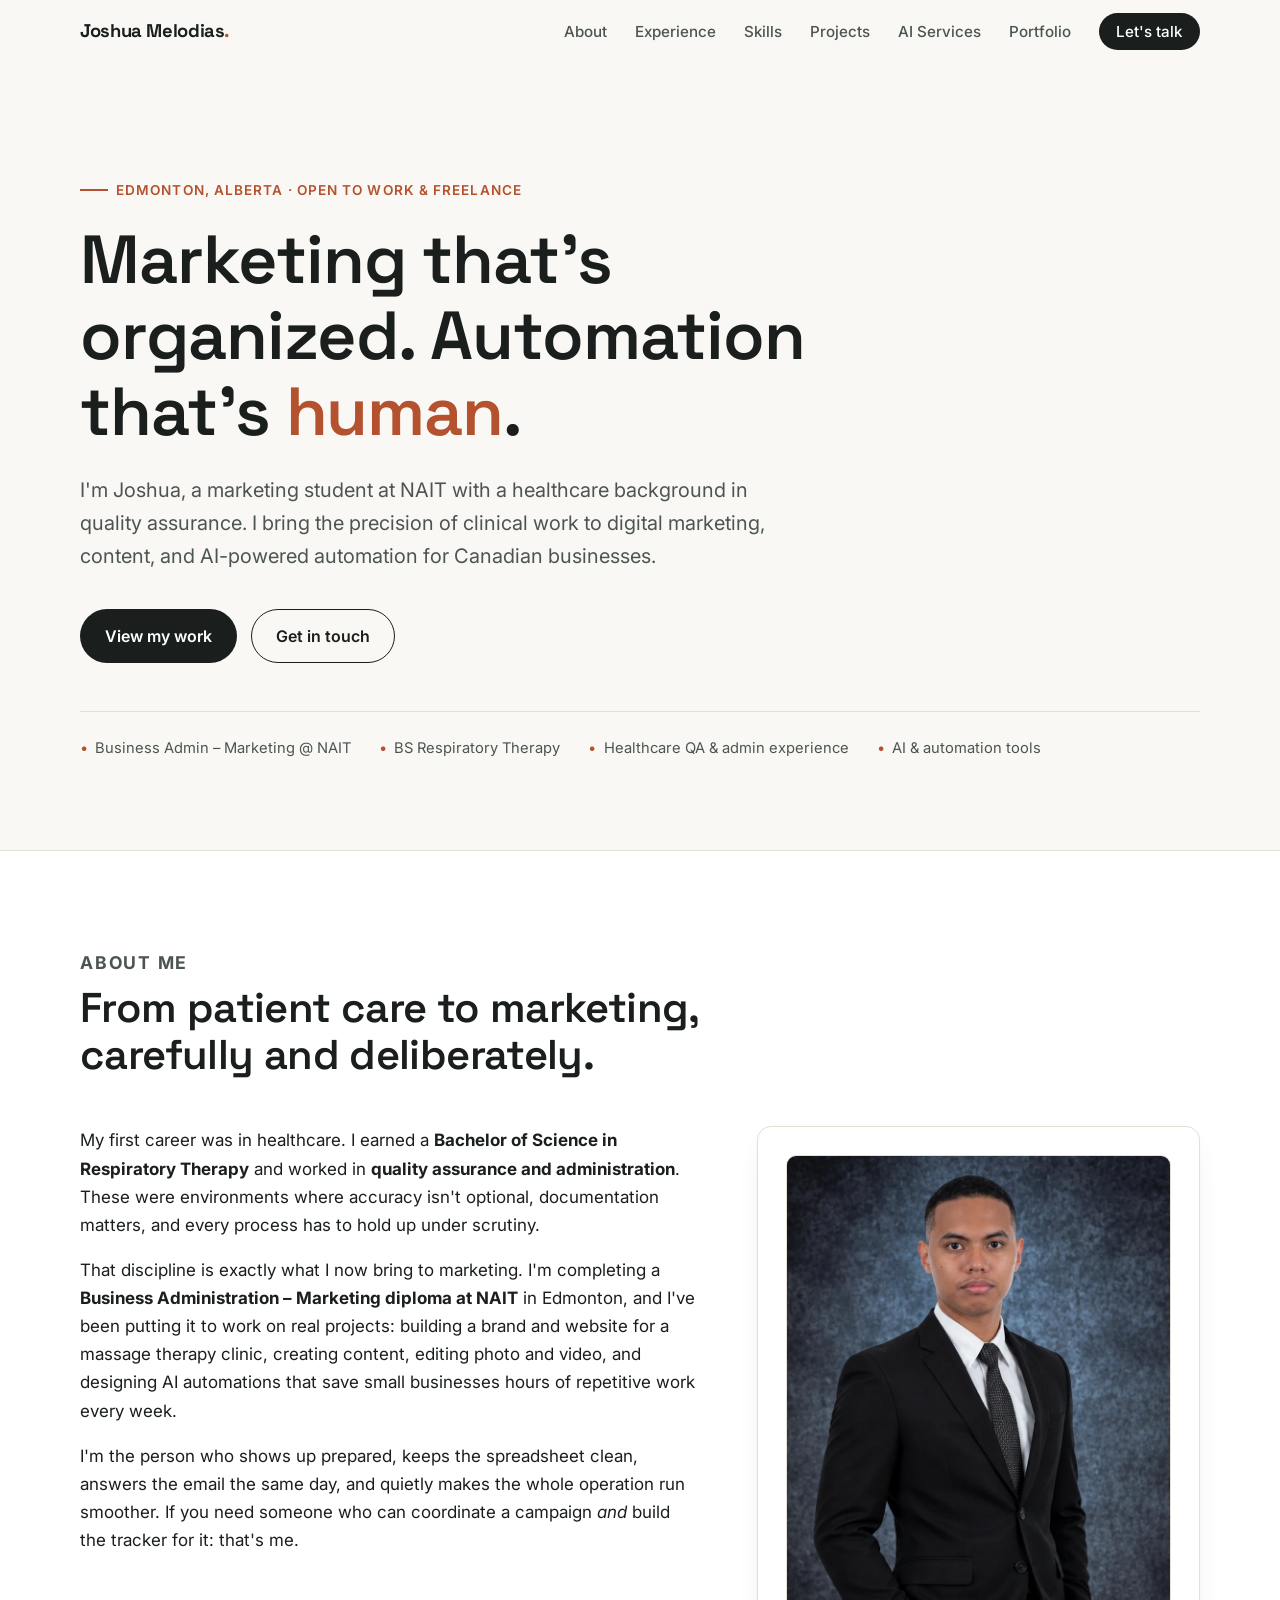
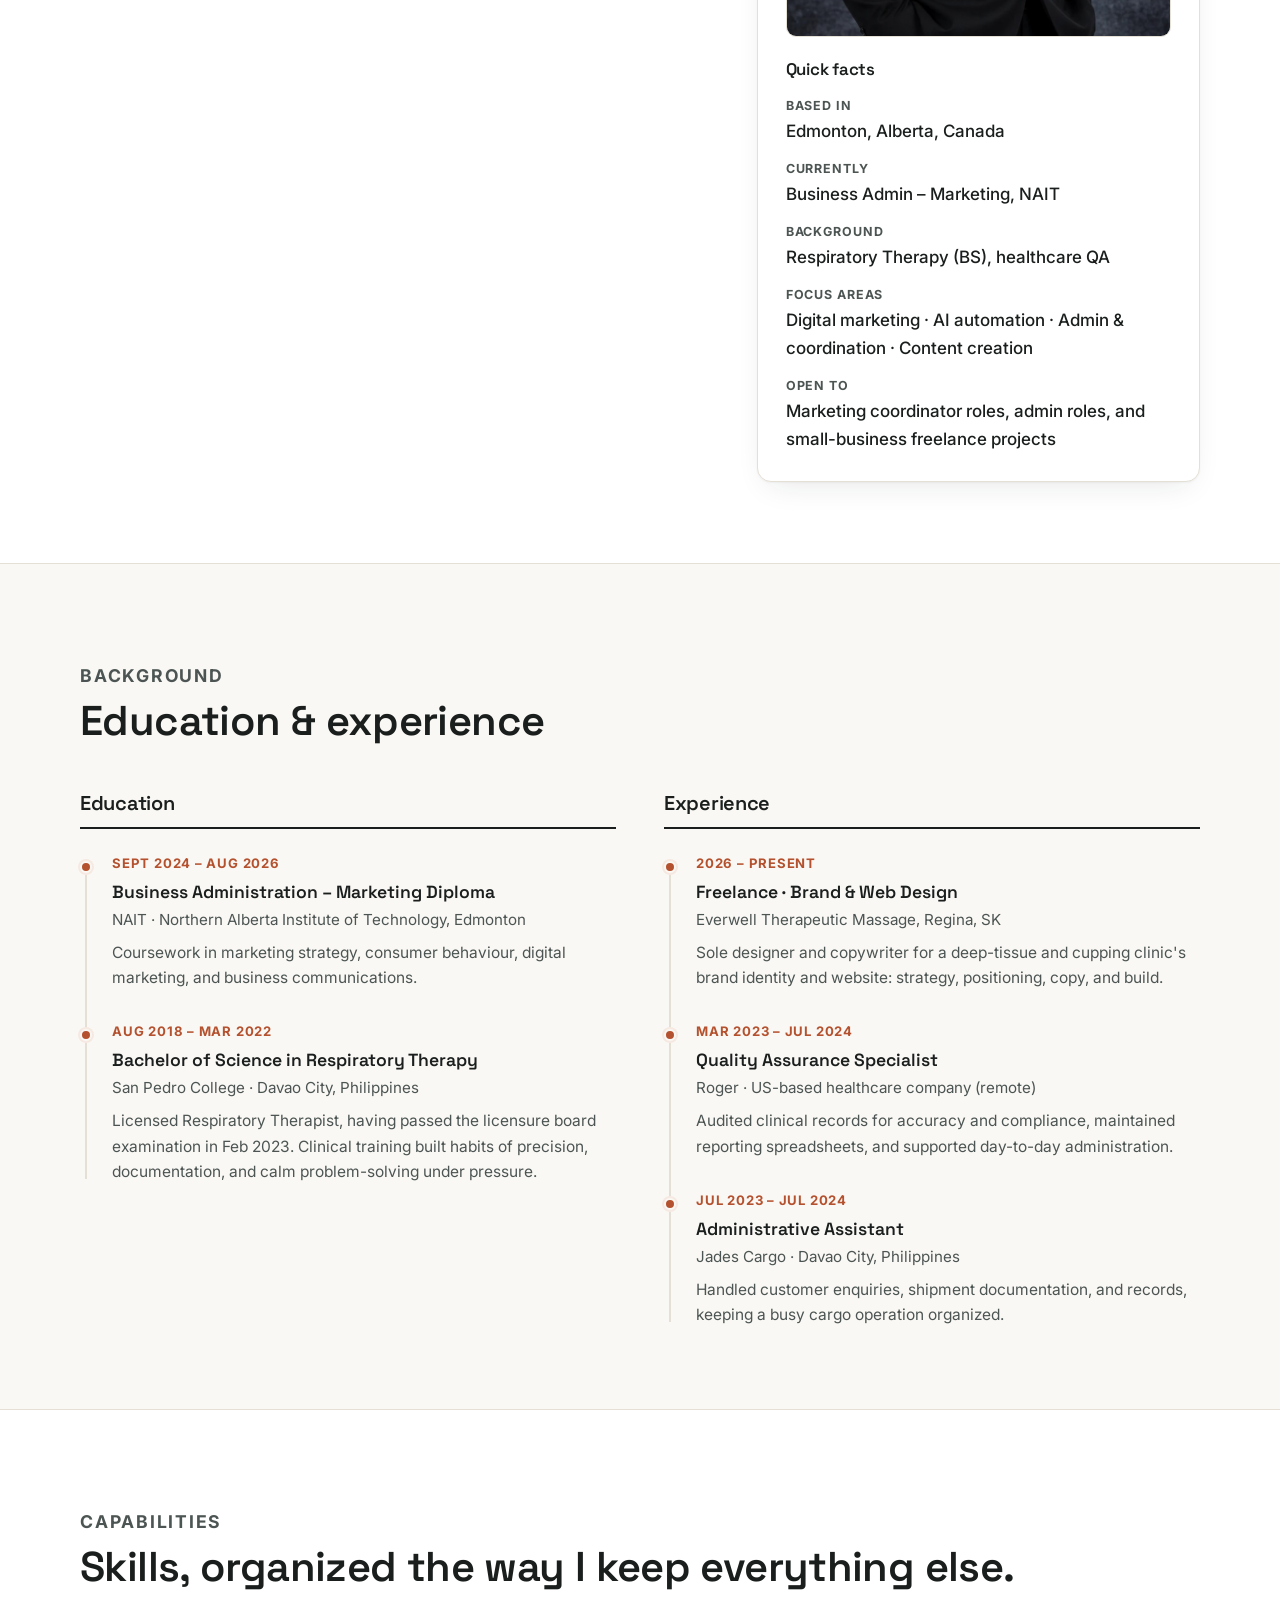
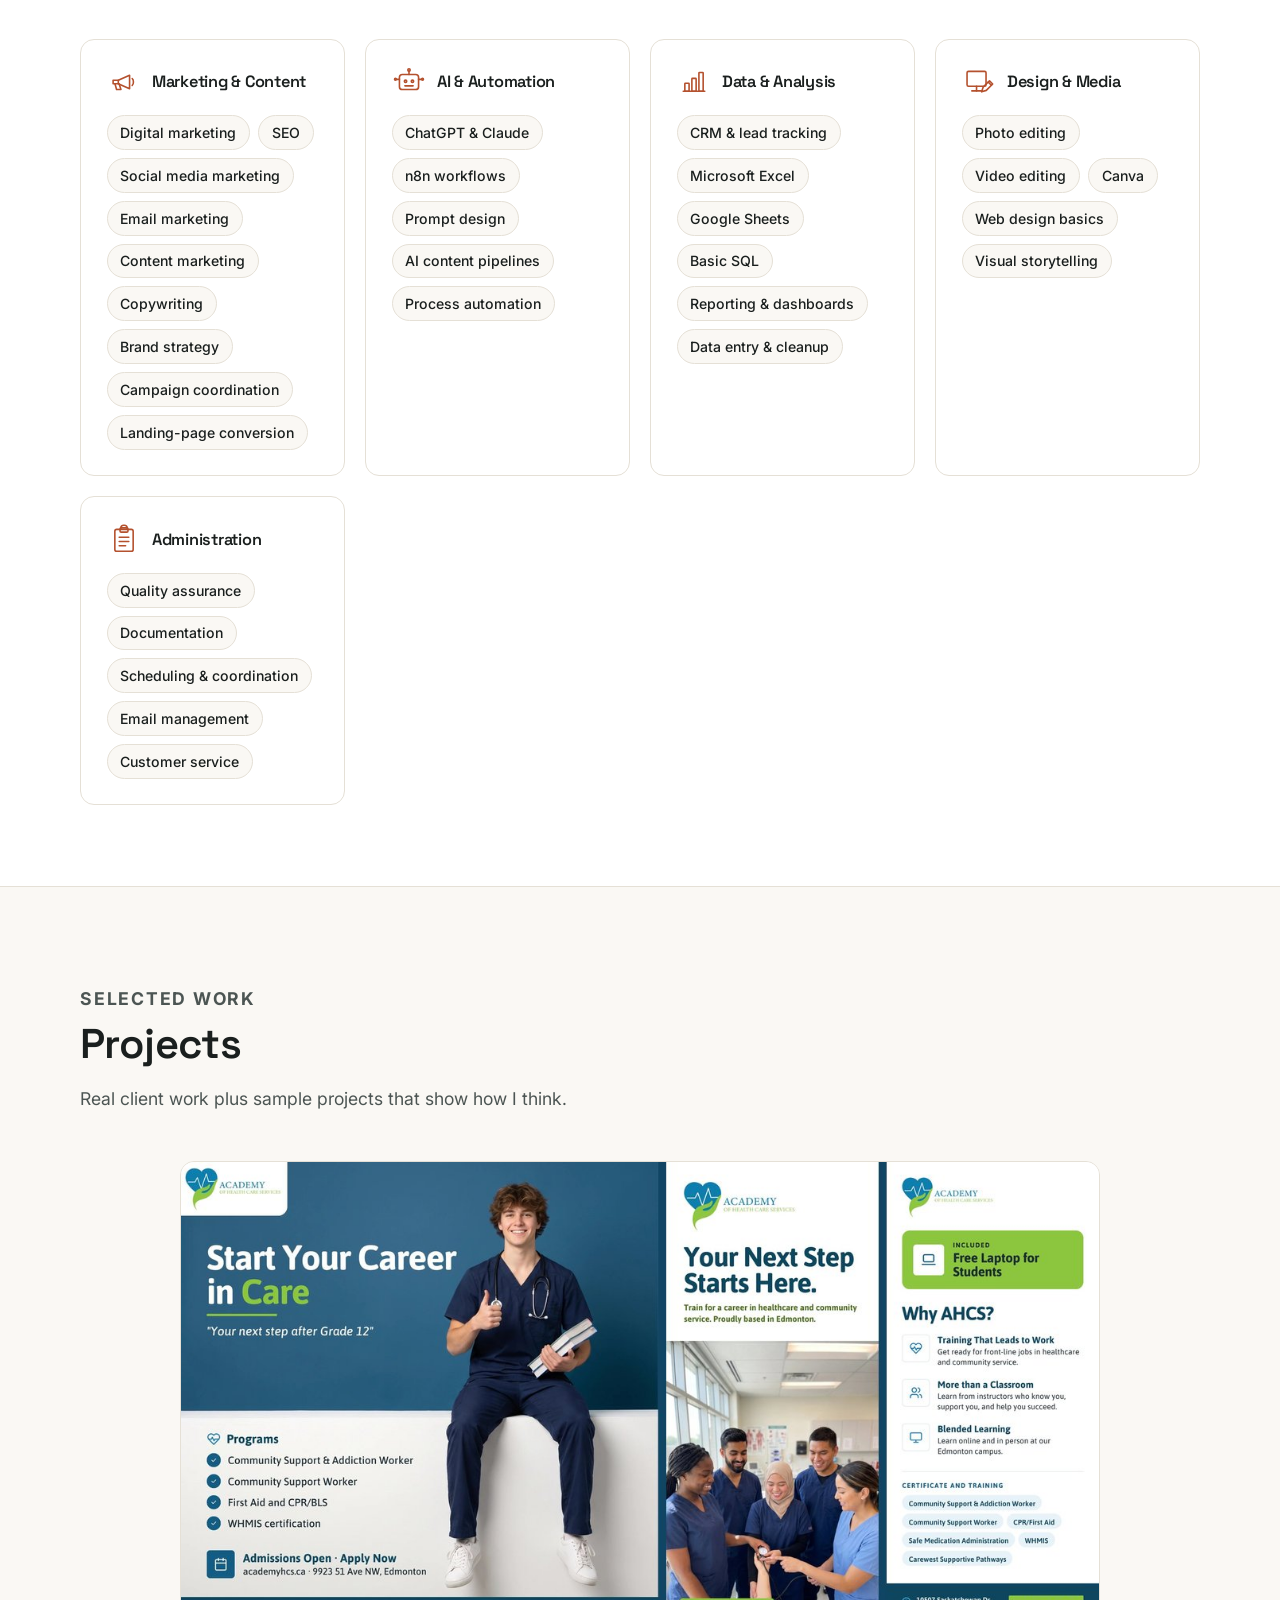
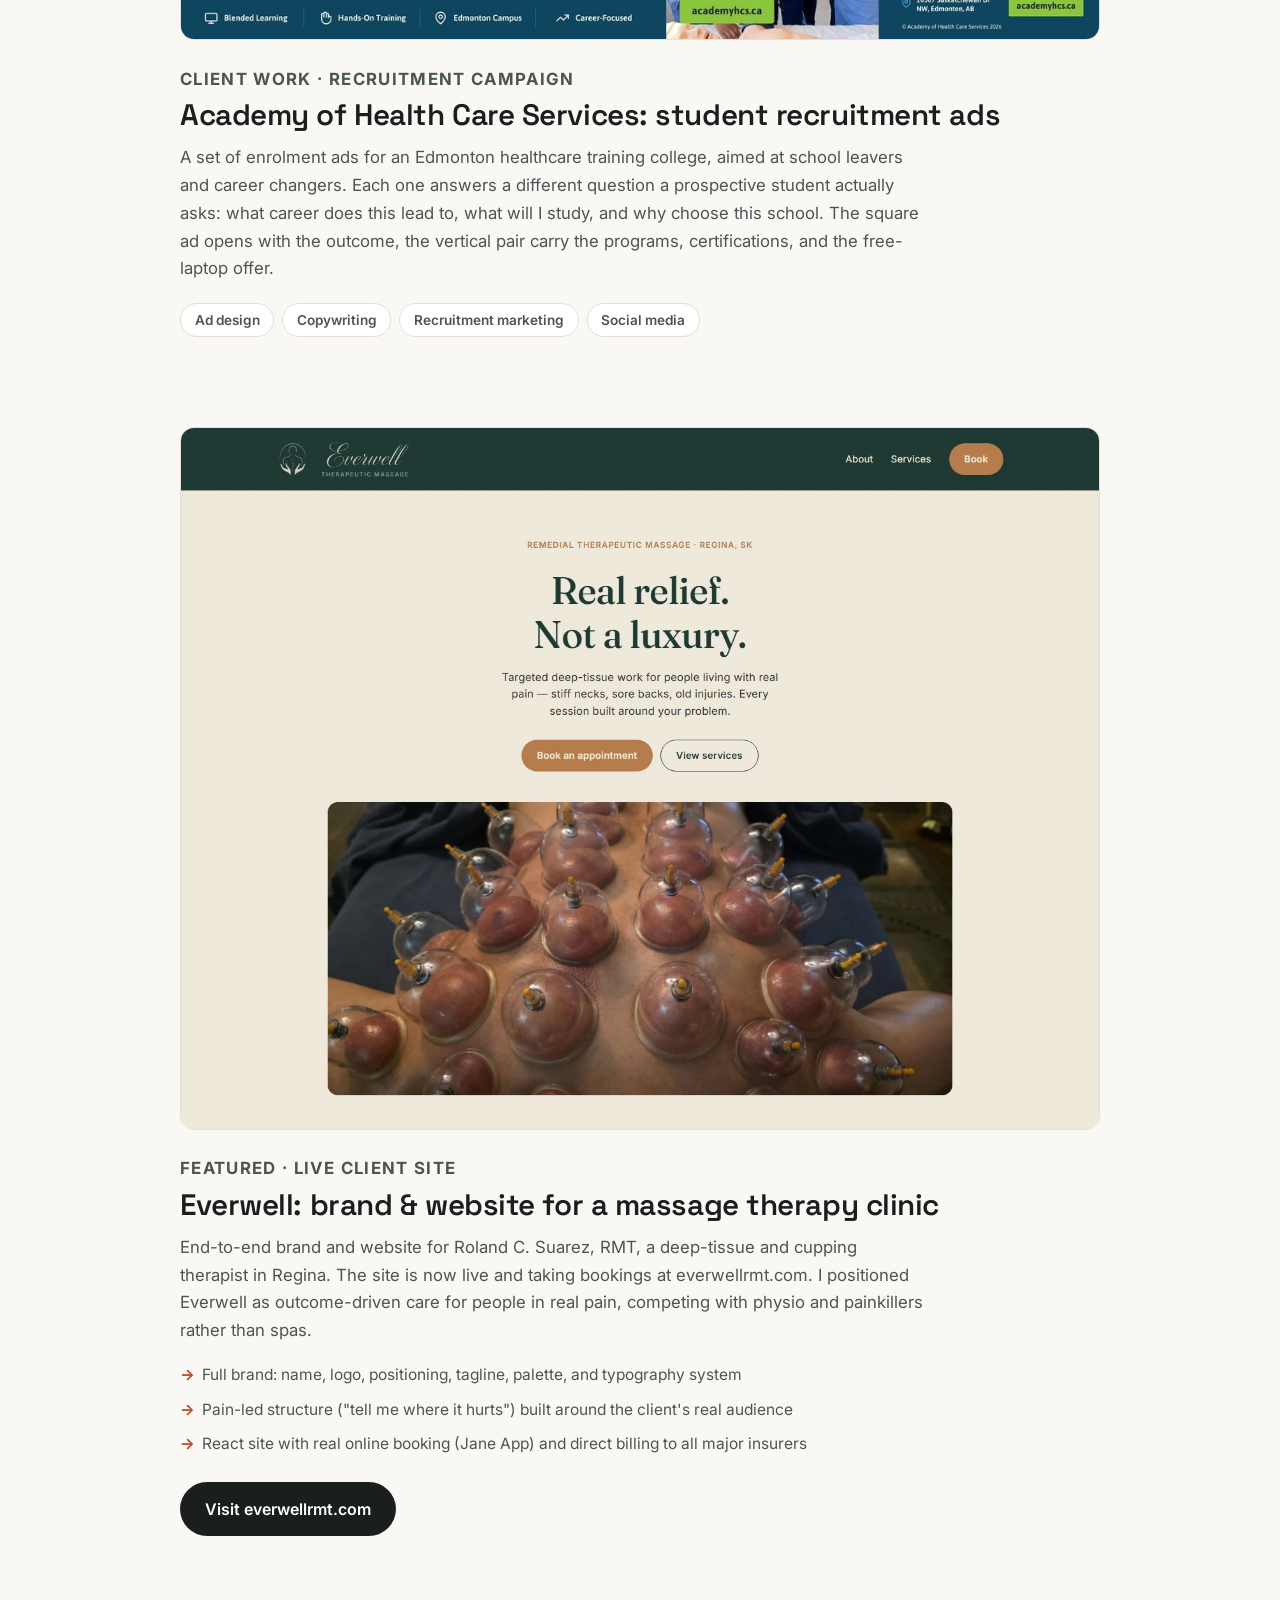
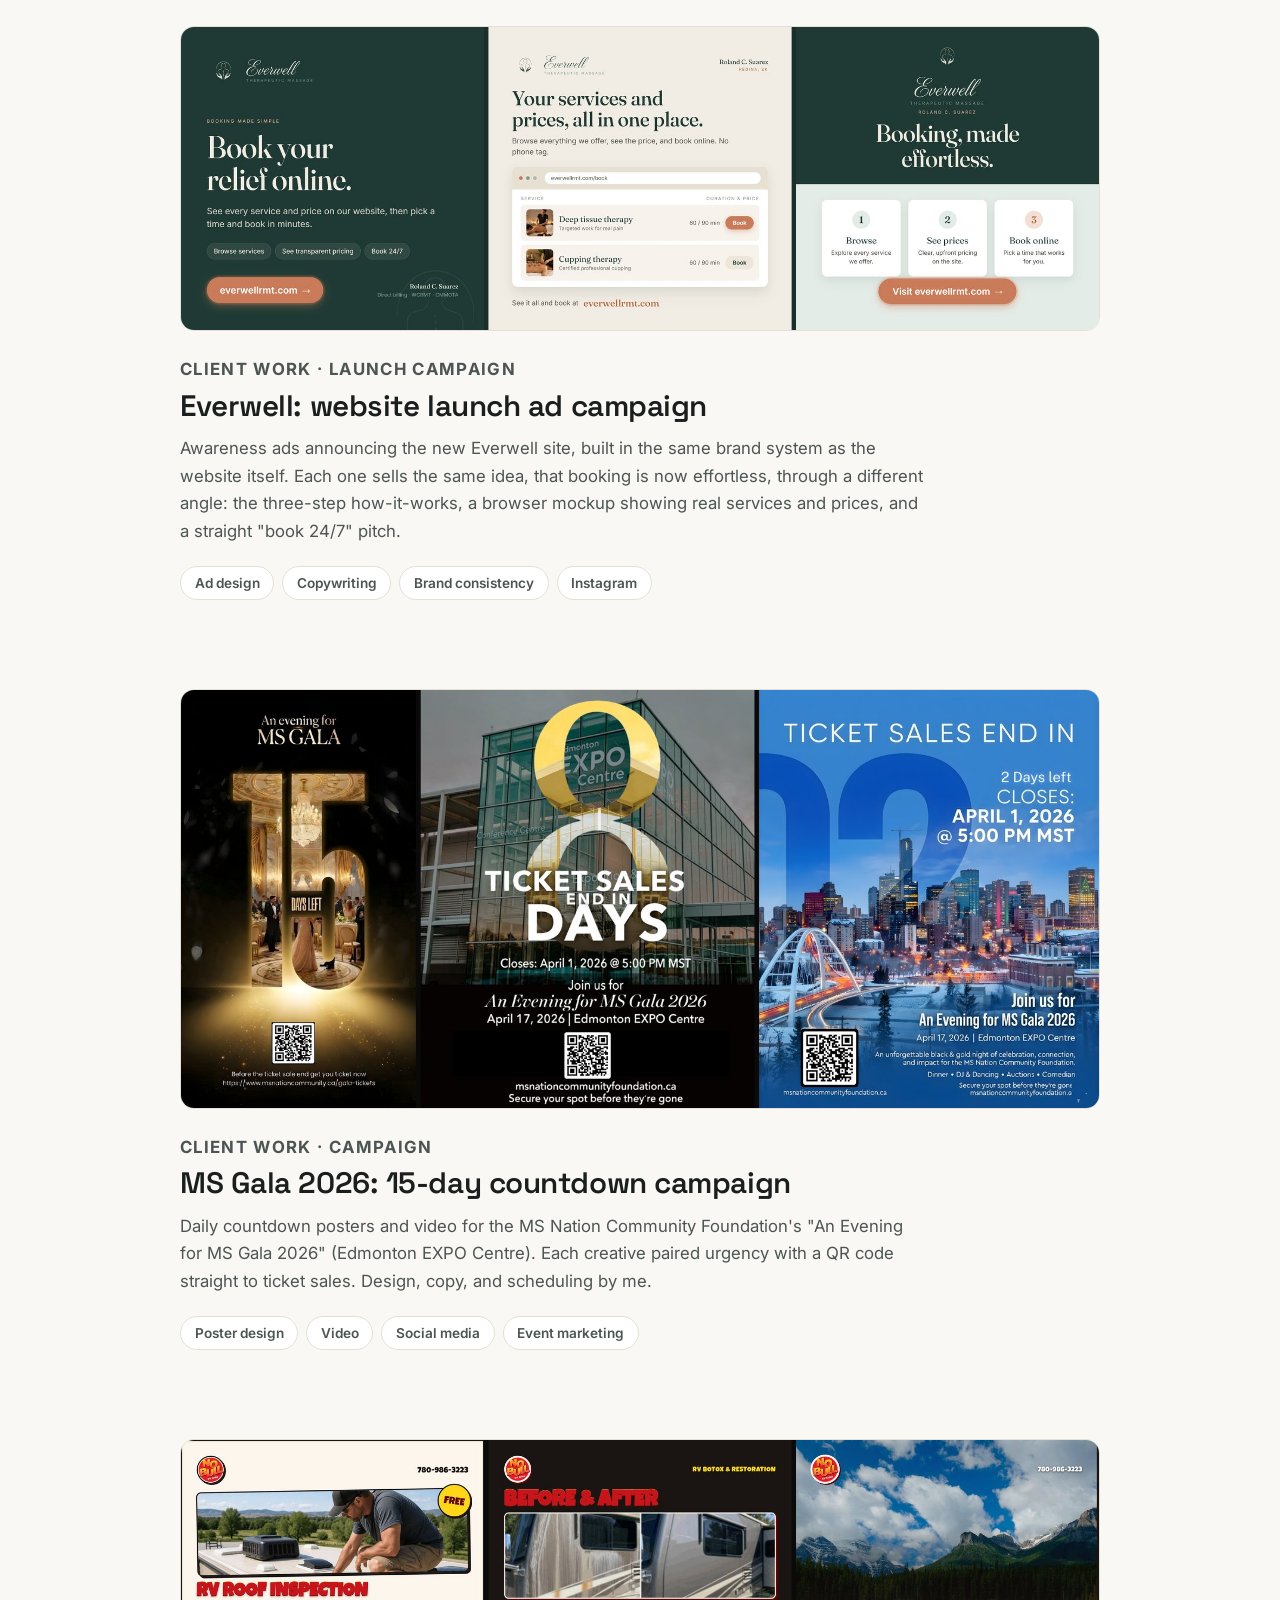
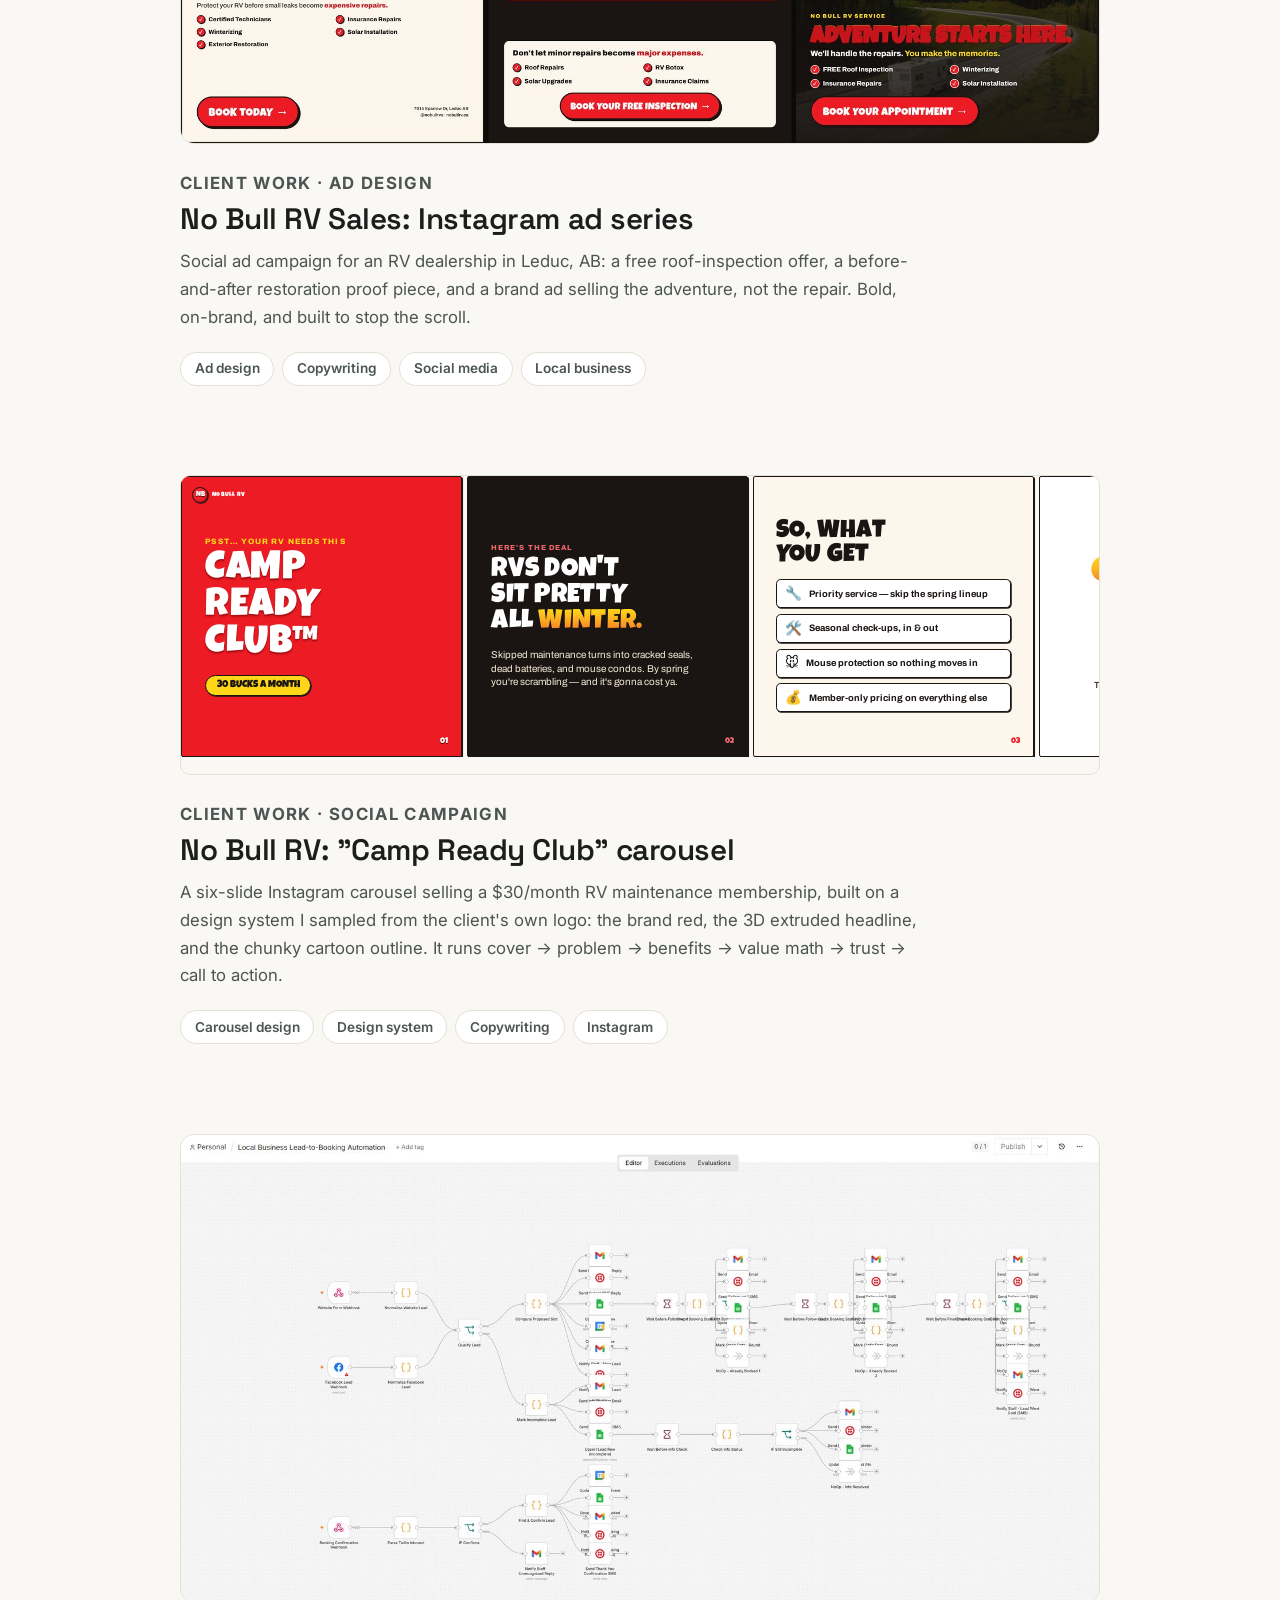
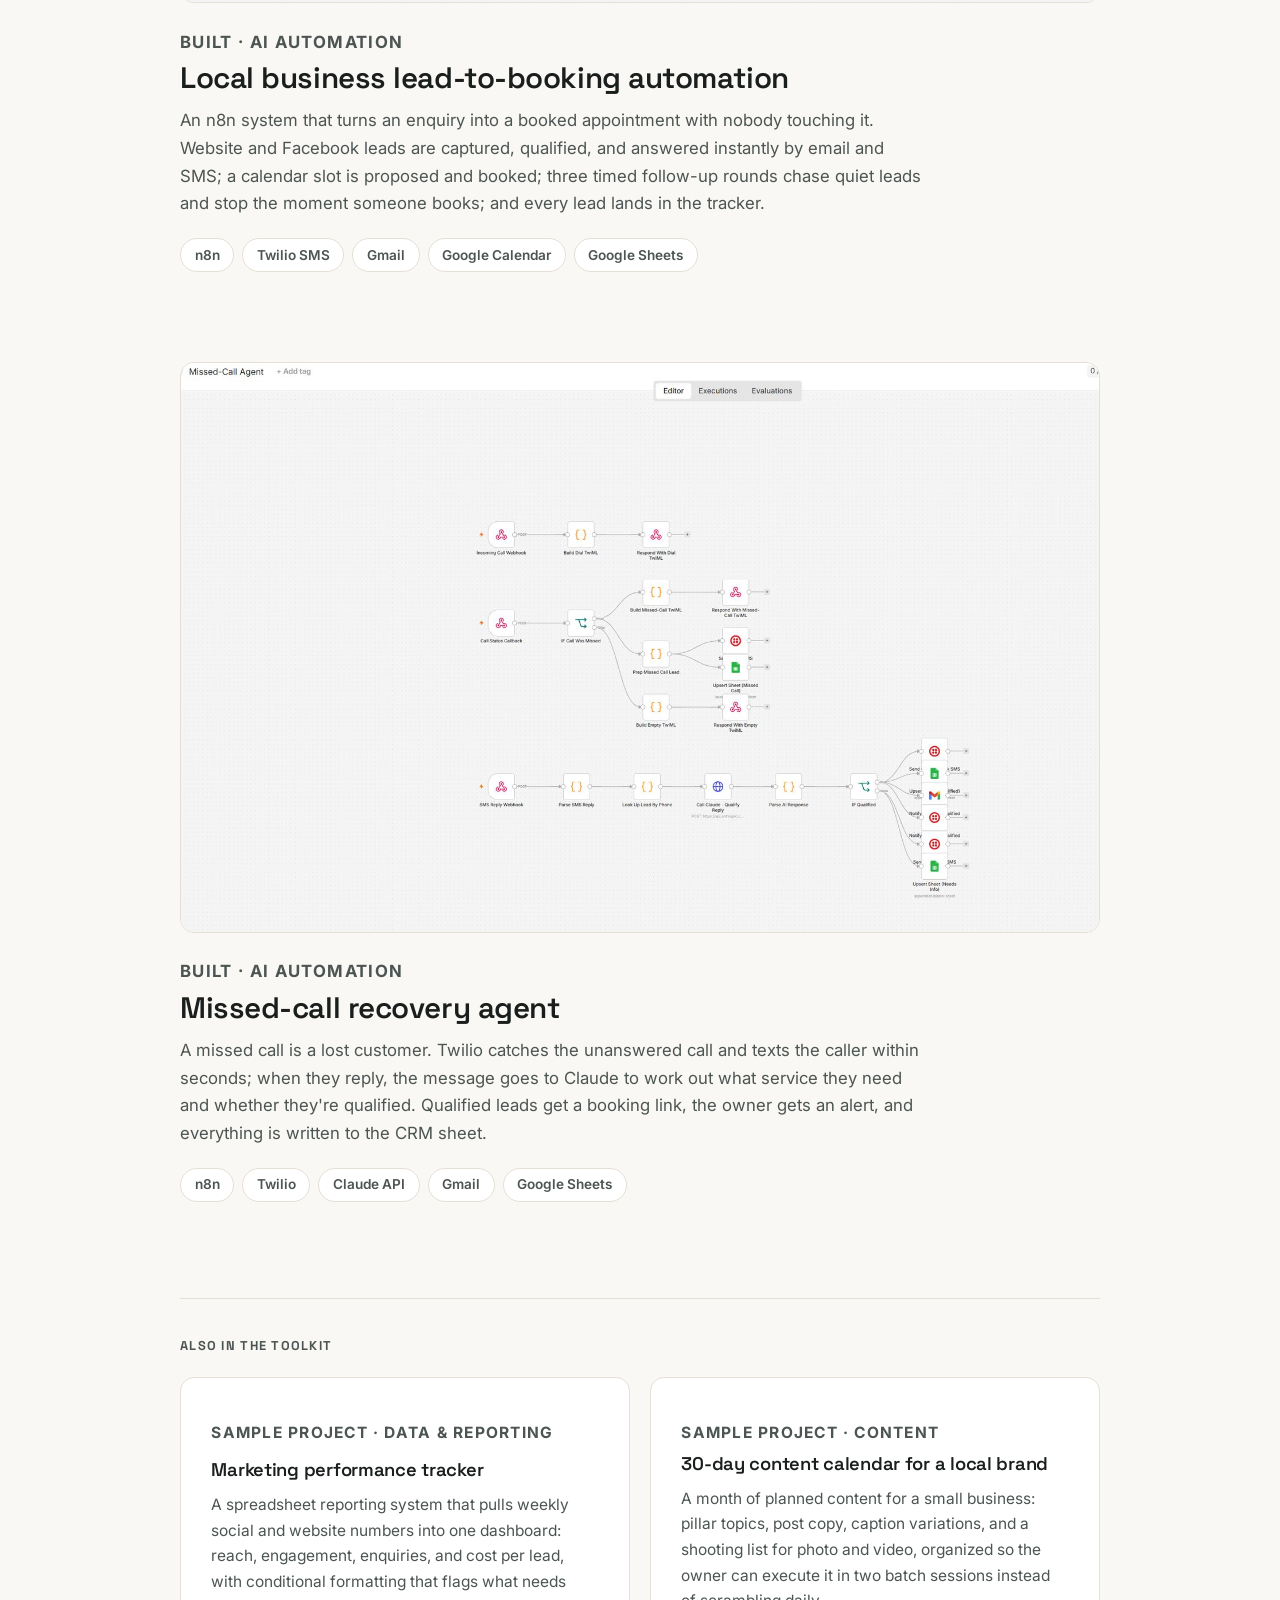
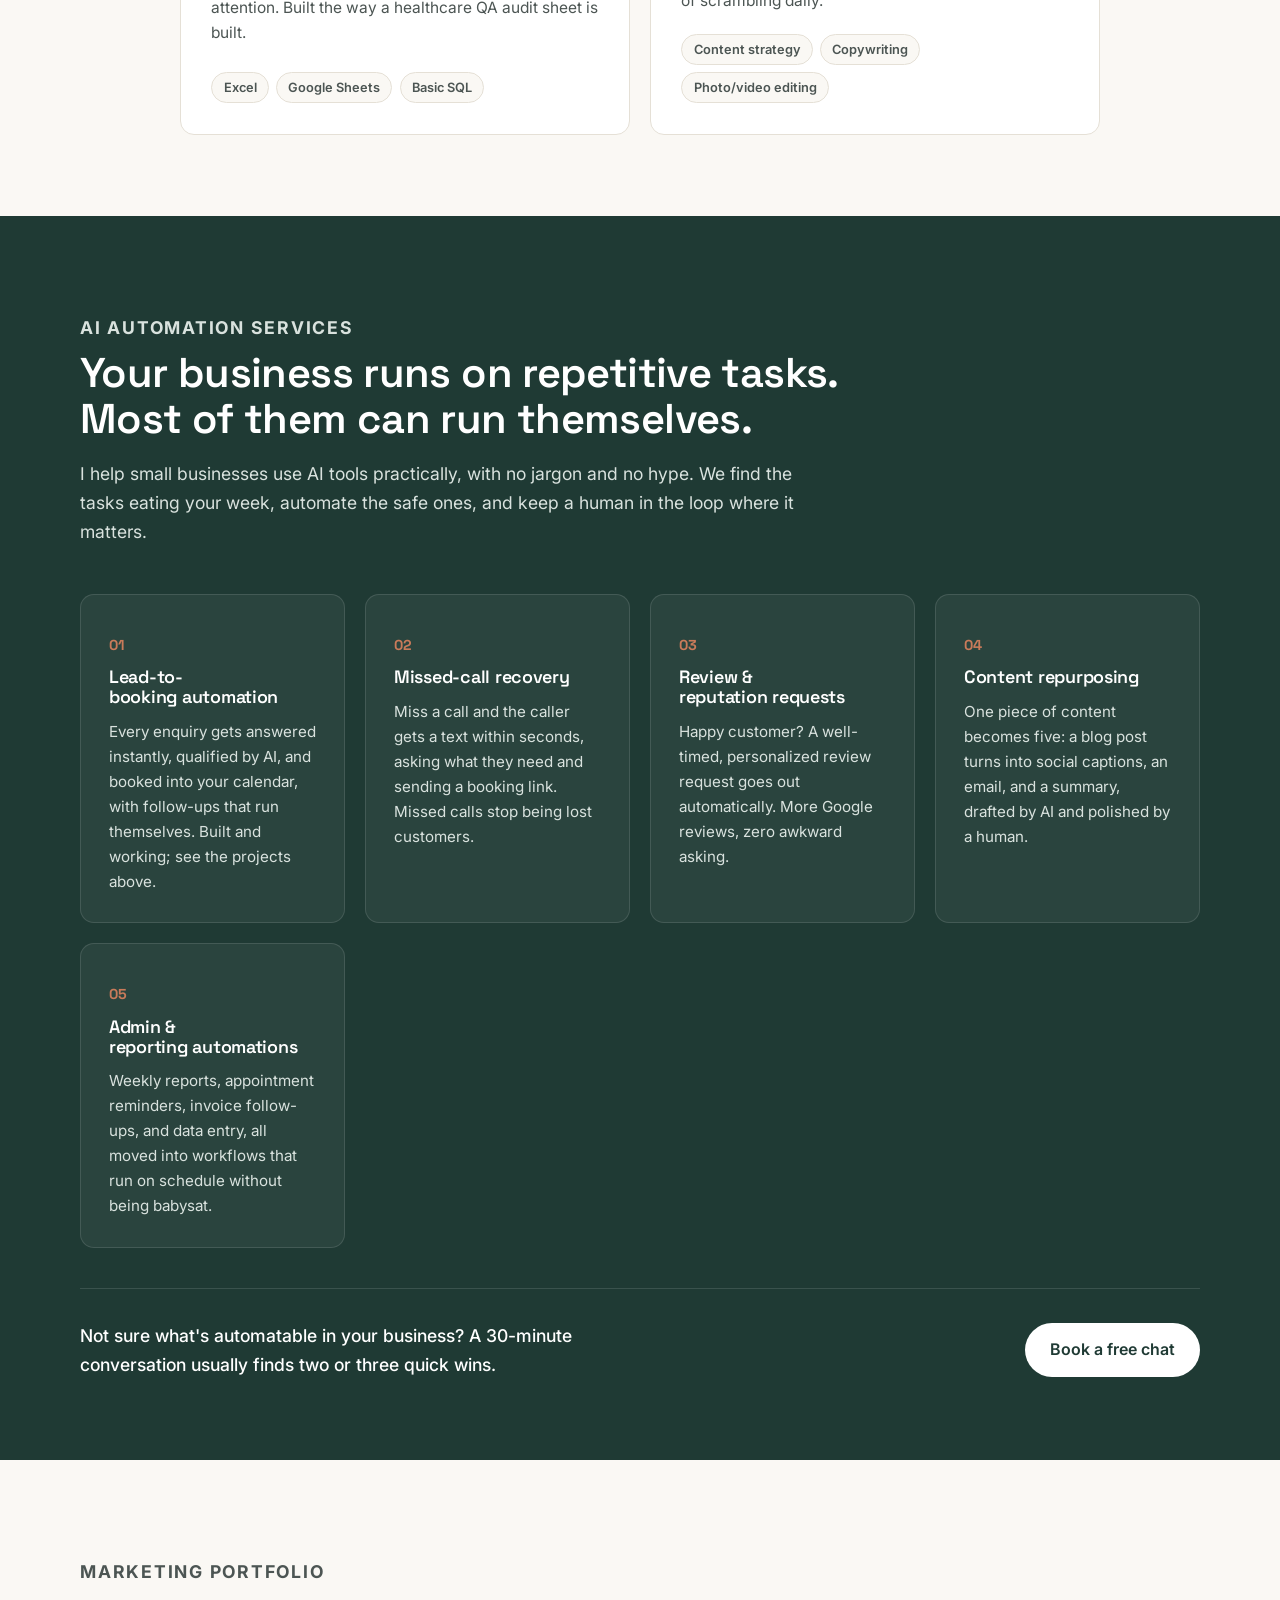
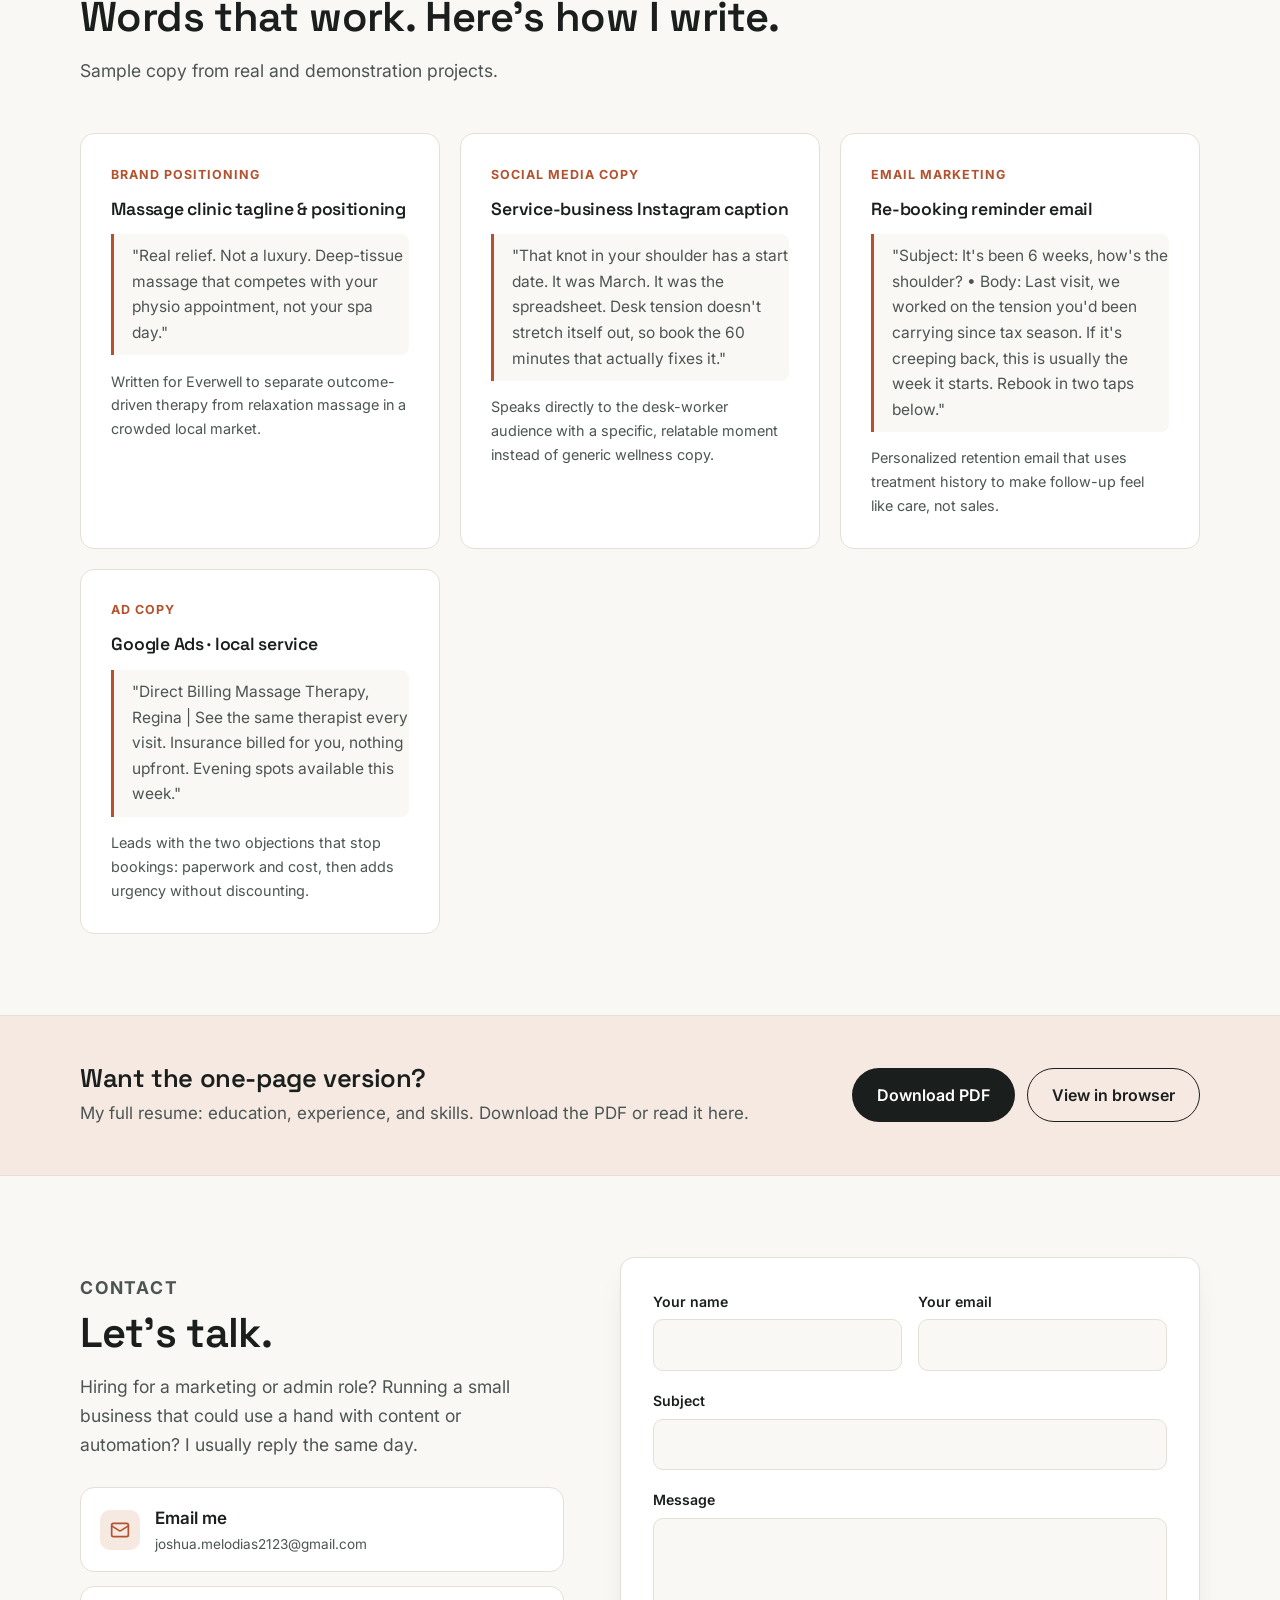
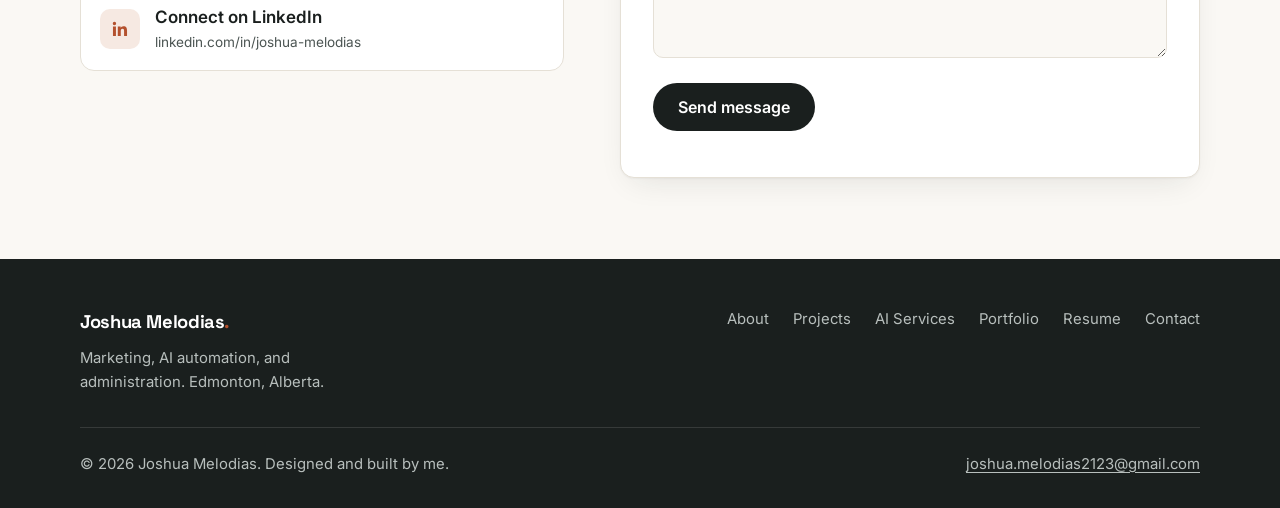
<file: index.html>
<!DOCTYPE html>
<html lang="en-CA">
<head>
  <meta charset="UTF-8">
  <meta name="viewport" content="width=device-width, initial-scale=1.0">

  <!-- SEO -->
  <title>Joshua Melodias · Marketing, AI Automation &amp; Administration | Edmonton, AB</title>
  <meta name="description" content="Marketing student at NAIT with a healthcare background. I help Canadian businesses with digital marketing, AI automation, content creation, and dependable administrative support.">
  <meta name="keywords" content="Joshua Melodias, digital marketing Edmonton, SEO, social media marketing, email marketing, content marketing, CRM and lead tracking, AI automation for small business, marketing coordinator, NAIT marketing, content creation Alberta, administrative support">
  <meta name="author" content="Joshua Melodias">
  <link rel="canonical" href="https://joshua-portfolio-wheat.vercel.app/">

  <!-- Social sharing (Open Graph + Twitter) -->
  <meta property="og:type" content="website">
  <meta property="og:title" content="Joshua Melodias · Marketing, AI Automation &amp; Administration">
  <meta property="og:description" content="Healthcare-trained, marketing-focused. Digital marketing, AI automation, and administrative support for Canadian businesses.">
  <meta property="og:url" content="https://joshua-portfolio-wheat.vercel.app/">
  <meta property="og:image" content="https://joshua-portfolio-wheat.vercel.app/assets/og-image.png">
  <meta property="og:image:width" content="1200">
  <meta property="og:image:height" content="630">
  <meta property="og:locale" content="en_CA">
  <meta name="twitter:card" content="summary_large_image">
  <meta name="twitter:title" content="Joshua Melodias · Marketing, AI Automation &amp; Administration">
  <meta name="twitter:description" content="Healthcare-trained, marketing-focused. Digital marketing, AI automation, and administrative support for Canadian businesses.">
  <meta name="twitter:image" content="https://joshua-portfolio-wheat.vercel.app/assets/og-image.png">

  <!-- Structured data: helps Google understand who this site is about -->
  <script type="application/ld+json">
  {
    "@context": "https://schema.org",
    "@type": "Person",
    "name": "Joshua Melodias",
    "jobTitle": "Marketing Student & AI Automation Specialist",
    "address": { "@type": "PostalAddress", "addressLocality": "Edmonton", "addressRegion": "AB", "addressCountry": "CA" },
    "email": "mailto:joshua.melodias2123@gmail.com",
    "alumniOf": "Northern Alberta Institute of Technology",
    "knowsAbout": ["Digital Marketing", "Search Engine Optimization", "Social Media Marketing", "Email Marketing", "Content Marketing", "CRM and Lead Tracking", "AI Automation", "Content Creation", "Healthcare Quality Assurance", "Administration"]
  }
  </script>

  <link rel="icon" type="image/svg+xml" href="assets/favicon.svg">

  <!-- Typography -->
  <link rel="preconnect" href="https://fonts.googleapis.com">
  <link rel="preconnect" href="https://fonts.gstatic.com" crossorigin>
  <link href="https://fonts.googleapis.com/css2?family=Inter:wght@400;500;600;700&family=Space+Grotesk:wght@500;600;700&display=swap" rel="stylesheet">

  <link rel="stylesheet" href="css/styles.css">
</head>
<body>

  <a class="skip-link" href="#main">Skip to main content</a>

  <!-- ======================= HEADER / NAV ======================= -->
  <header class="site-header" id="top">
    <div class="container">
      <nav class="nav" aria-label="Main navigation">
        <a class="brand" href="#top">Joshua Melodias<span class="dot">.</span></a>

        <button class="nav-toggle" aria-expanded="false" aria-controls="nav-links" aria-label="Open menu">
          <span class="bar"></span><span class="bar"></span><span class="bar"></span>
        </button>

        <ul class="nav-links" id="nav-links">
          <li><a href="#about">About</a></li>
          <li><a href="#experience">Experience</a></li>
          <li><a href="#skills">Skills</a></li>
          <li><a href="#projects">Projects</a></li>
          <li><a href="#services">AI Services</a></li>
          <li><a href="#portfolio">Portfolio</a></li>
          <li><a class="nav-cta" href="#contact">Let's talk</a></li>
        </ul>
      </nav>
    </div>
  </header>

  <main id="main">

    <!-- ======================= HERO ======================= -->
    <section class="hero container">
      <p class="hero-kicker">Edmonton, Alberta · Open to work &amp; freelance</p>
      <h1>Marketing that's organized. Automation that's <em>human</em>.</h1>
      <p class="hero-sub">
        I'm Joshua, a marketing student at NAIT with a healthcare background in quality assurance.
        I bring the precision of clinical work to digital marketing, content, and AI-powered
        automation for Canadian businesses.
      </p>
      <div class="hero-actions">
        <a class="btn btn-primary" href="#projects">View my work</a>
        <a class="btn btn-outline" href="#contact">Get in touch</a>
      </div>
      <ul class="hero-meta">
        <li>Business Admin – Marketing @ NAIT</li>
        <li>BS Respiratory Therapy</li>
        <li>Healthcare QA &amp; admin experience</li>
        <li>AI &amp; automation tools</li>
      </ul>
    </section>

    <!-- ======================= ABOUT ======================= -->
    <section class="section section-alt" id="about">
      <div class="container">
        <div class="section-head reveal">
          <p class="section-kicker">About me</p>
          <h2>From patient care to marketing, carefully and deliberately.</h2>
        </div>
        <div class="about-grid">
          <div class="about-copy reveal">
            <p>
              My first career was in healthcare. I earned a <strong>Bachelor of Science in Respiratory
              Therapy</strong> and worked in <strong>quality assurance and administration</strong>. These were environments
              where accuracy isn't optional, documentation matters, and every process has to hold up
              under scrutiny.
            </p>
            <p>
              That discipline is exactly what I now bring to marketing. I'm completing a
              <strong>Business Administration – Marketing diploma at NAIT</strong> in Edmonton, and I've
              been putting it to work on real projects: building a brand and website for a massage
              therapy clinic, creating content, editing photo and video, and designing AI automations
              that save small businesses hours of repetitive work every week.
            </p>
            <p>
              I'm the person who shows up prepared, keeps the spreadsheet clean, answers the email
              the same day, and quietly makes the whole operation run smoother. If you need someone
              who can coordinate a campaign <em>and</em> build the tracker for it: that's me.
            </p>
          </div>
          <aside class="about-facts reveal" aria-label="Quick facts">
            <img class="about-photo" src="assets/headshot.jpg" alt="Joshua Melodias in a black suit and tie against a dark studio backdrop" width="800" height="1000">
            <h3>Quick facts</h3>
            <dl>
              <div><dt>Based in</dt><dd>Edmonton, Alberta, Canada</dd></div>
              <div><dt>Currently</dt><dd>Business Admin – Marketing, NAIT</dd></div>
              <div><dt>Background</dt><dd>Respiratory Therapy (BS), healthcare QA</dd></div>
              <div><dt>Focus areas</dt><dd>Digital marketing · AI automation · Admin &amp; coordination · Content creation</dd></div>
              <div><dt>Open to</dt><dd>Marketing coordinator roles, admin roles, and small-business freelance projects</dd></div>
            </dl>
          </aside>
        </div>
      </div>
    </section>

    <!-- ======================= EDUCATION & EXPERIENCE ======================= -->
    <section class="section" id="experience">
      <div class="container">
        <div class="section-head reveal">
          <p class="section-kicker">Background</p>
          <h2>Education &amp; experience</h2>
        </div>
        <div class="timeline-cols">
          <div class="timeline reveal">
            <h3>Education</h3>
            <ol>
              <li>
                <p class="when">Sept 2024 – Aug 2026</p>
                <p class="what">Business Administration – Marketing Diploma</p>
                <p class="where">NAIT · Northern Alberta Institute of Technology, Edmonton</p>
                <p class="detail">Coursework in marketing strategy, consumer behaviour, digital marketing, and business communications.</p>
              </li>
              <li>
                <p class="when">Aug 2018 – Mar 2022</p>
                <p class="what">Bachelor of Science in Respiratory Therapy</p>
                <p class="where">San Pedro College · Davao City, Philippines</p>
                <p class="detail">Licensed Respiratory Therapist, having passed the licensure board examination in Feb 2023. Clinical training built habits of precision, documentation, and calm problem-solving under pressure.</p>
              </li>
            </ol>
          </div>
          <div class="timeline reveal">
            <h3>Experience</h3>
            <ol>
              <li>
                <p class="when">2026 – Present</p>
                <p class="what">Freelance · Brand &amp; Web Design</p>
                <p class="where">Everwell Therapeutic Massage, Regina, SK</p>
                <p class="detail">Sole designer and copywriter for a deep-tissue and cupping clinic's brand identity and website: strategy, positioning, copy, and build.</p>
              </li>
              <li>
                <p class="when">Mar 2023 – Jul 2024</p>
                <p class="what">Quality Assurance Specialist</p>
                <p class="where">Roger · US-based healthcare company (remote)</p>
                <p class="detail">Audited clinical records for accuracy and compliance, maintained reporting spreadsheets, and supported day-to-day administration.</p>
              </li>
              <li>
                <p class="when">Jul 2023 – Jul 2024</p>
                <p class="what">Administrative Assistant</p>
                <p class="where">Jades Cargo · Davao City, Philippines</p>
                <p class="detail">Handled customer enquiries, shipment documentation, and records, keeping a busy cargo operation organized.</p>
              </li>
            </ol>
          </div>
        </div>
      </div>
    </section>

    <!-- ======================= SKILLS ======================= -->
    <section class="section section-alt" id="skills">
      <div class="container">
        <div class="section-head reveal">
          <p class="section-kicker">Capabilities</p>
          <h2>Skills, organized the way I keep everything else.</h2>
        </div>
        <div class="skills-grid">
          <div class="skill-card reveal">
            <h3><svg class="skill-icon" viewBox="0 0 512 512" aria-hidden="true" focusable="false"><g fill="none" stroke="currentColor" stroke-width="24" stroke-linecap="round" stroke-linejoin="round" > <path d="M92 230h78l170-76v204l-170-76H92z"/> <path d="M170 230v52"/> <path d="M120 282l24 86h66l-28-86"/> <path d="M380 204c24 18 24 86 0 104"/> </g></svg>Marketing &amp; Content</h3>
            <ul>
              <li>Digital marketing</li>
              <li>SEO</li>
              <li>Social media marketing</li>
              <li>Email marketing</li>
              <li>Content marketing</li>
              <li>Copywriting</li>
              <li>Brand strategy</li>
              <li>Campaign coordination</li>
              <li>Landing-page conversion</li>
            </ul>
          </div>
          <div class="skill-card reveal">
            <h3><svg class="skill-icon" viewBox="0 0 512 512" aria-hidden="true" focusable="false"><g fill="none" stroke="currentColor" stroke-width="24" stroke-linecap="round" stroke-linejoin="round" > <rect x="112" y="142" width="288" height="228" rx="44"/> <path d="M256 92v50"/> <circle cx="256" cy="74" r="18"/> <circle cx="204" cy="246" r="18"/> <circle cx="308" cy="246" r="18"/> <path d="M194 314h124"/> <path d="M112 216H70m372 0h-42"/> <circle cx="52" cy="216" r="14"/> <circle cx="460" cy="216" r="14"/> </g></svg>AI &amp; Automation</h3>
            <ul>
              <li>ChatGPT &amp; Claude</li>
              <li>n8n workflows</li>
              <li>Prompt design</li>
              <li>AI content pipelines</li>
              <li>Process automation</li>
            </ul>
          </div>
          <div class="skill-card reveal">
            <h3><svg class="skill-icon" viewBox="0 0 512 512" aria-hidden="true" focusable="false"><g fill="none" stroke="currentColor" stroke-width="24" stroke-linecap="round" stroke-linejoin="round" > <path d="M94 396h324"/> <rect x="118" y="274" width="64" height="122" rx="8"/> <rect x="224" y="202" width="64" height="194" rx="8"/> <rect x="330" y="112" width="64" height="284" rx="8"/> </g></svg>Data &amp; Analysis</h3>
            <ul>
              <li>CRM &amp; lead tracking</li>
              <li>Microsoft Excel</li>
              <li>Google Sheets</li>
              <li>Basic SQL</li>
              <li>Reporting &amp; dashboards</li>
              <li>Data entry &amp; cleanup</li>
            </ul>
          </div>
          <div class="skill-card reveal">
            <h3><svg class="skill-icon" viewBox="0 0 512 512" aria-hidden="true" focusable="false"><g fill="none" stroke="currentColor" stroke-width="24" stroke-linecap="round" stroke-linejoin="round" > <rect x="76" y="96" width="286" height="224" rx="22"/> <path d="M148 390h142"/> <path d="M219 320v70"/> <path d="M318 334l96-96 48 48-96 96-70 22z"/> <path d="M395 257l48 48"/> </g></svg>Design &amp; Media</h3>
            <ul>
              <li>Photo editing</li>
              <li>Video editing</li>
              <li>Canva</li>
              <li>Web design basics</li>
              <li>Visual storytelling</li>
            </ul>
          </div>
          <div class="skill-card reveal">
            <h3><svg class="skill-icon" viewBox="0 0 512 512" aria-hidden="true" focusable="false"><g fill="none" stroke="currentColor" stroke-width="24" stroke-linecap="round" stroke-linejoin="round" > <rect x="118" y="96" width="276" height="330" rx="28"/> <path d="M208 96v-18c0-24 20-44 44-44h8c24 0 44 20 44 44v18"/> <rect x="196" y="74" width="120" height="64" rx="18"/> <path d="M184 214h144M184 278h144M184 342h96"/> </g></svg>Administration</h3>
            <ul>
              <li>Quality assurance</li>
              <li>Documentation</li>
              <li>Scheduling &amp; coordination</li>
              <li>Email management</li>
              <li>Customer service</li>
            </ul>
          </div>
        </div>
      </div>
    </section>

    <!-- ======================= PROJECTS ======================= -->
    <section class="section" id="projects">
      <div class="container">
        <div class="section-head reveal">
          <p class="section-kicker">Selected work</p>
          <h2>Projects</h2>
          <p>Real client work plus sample projects that show how I think.</p>
        </div>

        <!-- Single-column case-study stack: each project gets a full-width showcase -->
        <div class="projects-stack">

          <article class="project-block reveal">
            <button type="button" class="media-btn" data-gallery="assets/ahcs-ad-1.jpg,assets/ahcs-ad-2.jpg,assets/ahcs-ad-3.jpg" data-gallery-label="Academy of Health Care Services recruitment ads" aria-label="View the AHCS recruitment ads full size">
              <img class="card-media" src="assets/ahcs-ads.jpg" alt="Three recruitment ads for the Academy of Health Care Services: Start Your Career in Care, Your Next Step Starts Here, and a Why AHCS flyer listing programs and certifications" width="1154" height="600">
              <span class="media-hint" aria-hidden="true">🔍 Click to view</span>
            </button>
            <div class="block-meta">
              <p class="project-tag">Client work · Recruitment campaign</p>
              <h3>Academy of Health Care Services: student recruitment ads</h3>
              <p>
                A set of enrolment ads for an Edmonton healthcare training college, aimed at
                school leavers and career changers. Each one answers a different question a
                prospective student actually asks: what career does this lead to, what will I
                study, and why choose this school. The square ad opens with the outcome, the
                vertical pair carry the programs, certifications, and the free-laptop offer.
              </p>
              <ul class="tools"><li>Ad design</li><li>Copywriting</li><li>Recruitment marketing</li><li>Social media</li></ul>
            </div>
          </article>

          <!-- Featured: Everwell Therapeutic Massage (live client site) -->
          <article class="project-block reveal">
            <button type="button" class="media-btn" data-gallery="assets/everwell-site-1.jpg,assets/everwell-site-2.jpg" data-gallery-label="The live Everwell website" aria-label="View the Everwell website screenshots full size">
              <img class="card-media" src="assets/everwell-site-1.jpg" alt="The Everwell homepage: the logo and nav, the headline Real relief. Not a luxury., booking buttons, and a cupping treatment photo" width="1440" height="1100">
              <span class="media-hint" aria-hidden="true">🔍 Click to view</span>
            </button>
            <div class="block-meta">
              <p class="project-tag">Featured · Live client site</p>
              <h3>Everwell: brand &amp; website for a massage therapy clinic</h3>
              <p>
                End-to-end brand and website for Roland C. Suarez, RMT, a deep-tissue and cupping
                therapist in Regina. The site is now live and taking bookings at everwellrmt.com. I positioned
                Everwell as outcome-driven care for people in real pain, competing with physio and
                painkillers rather than spas.
              </p>
              <ul class="project-points">
                <li>Full brand: name, logo, positioning, tagline, palette, and typography system</li>
                <li>Pain-led structure ("tell me where it hurts") built around the client's real audience</li>
                <li>React site with real online booking (Jane App) and direct billing to all major insurers</li>
              </ul>
              <div class="project-links">
                <a class="btn btn-primary" href="https://everwellrmt.com" target="_blank" rel="noopener">Visit everwellrmt.com</a>
              </div>
            </div>
          </article>

          <article class="project-block reveal">
            <button type="button" class="media-btn" data-gallery="assets/everwell-ad-1.jpg,assets/everwell-ad-2.jpg,assets/everwell-ad-3.jpg" data-gallery-label="Everwell website launch ads" aria-label="View the Everwell launch ads full size">
              <img class="card-media" src="assets/everwell-ads.jpg" alt="Three Everwell launch ads: Book your relief online, Your services and prices all in one place with a browser mockup, and Booking made effortless with a three-step guide" width="1696" height="560">
              <span class="media-hint" aria-hidden="true">🔍 Click to view</span>
            </button>
            <div class="block-meta">
            <p class="project-tag">Client work · Launch campaign</p>
            <h3>Everwell: website launch ad campaign</h3>
            <p>
              Awareness ads announcing the new Everwell site, built in the same brand system as the
              website itself. Each one sells the same idea, that booking is now effortless, through a
              different angle: the three-step how-it-works, a browser mockup showing real services
              and prices, and a straight "book 24/7" pitch.
            </p>
            <ul class="tools"><li>Ad design</li><li>Copywriting</li><li>Brand consistency</li><li>Instagram</li></ul>
          </div>
          </article>
          <article class="project-block reveal">
            <button type="button" class="media-btn" data-gallery="assets/gala-1.jpg,assets/gala-2.jpg,assets/gala-3.jpg" data-gallery-label="MS Gala 2026 countdown posters" aria-label="View the MS Gala countdown posters full size">
              <img class="card-media" src="assets/gala-countdown.jpg" alt="Three countdown posters for An Evening for MS Gala 2026: 15 days, 8 days, and 2 days left" width="1540" height="700">
              <span class="media-hint" aria-hidden="true">🔍 Click to view</span>
            </button>
            <div class="block-meta">
            <p class="project-tag">Client work · Campaign</p>
            <h3>MS Gala 2026: 15-day countdown campaign</h3>
            <p>
              Daily countdown posters and video for the MS Nation Community Foundation's
              "An Evening for MS Gala 2026" (Edmonton EXPO Centre). Each creative paired urgency
              with a QR code straight to ticket sales. Design, copy, and scheduling by me.
            </p>
            <ul class="tools"><li>Poster design</li><li>Video</li><li>Social media</li><li>Event marketing</li></ul>
          </div>
          </article>
          <article class="project-block reveal">
            <button type="button" class="media-btn" data-gallery="assets/nobull-1.jpg,assets/nobull-2.jpg,assets/nobull-3.jpg" data-gallery-label="No Bull RV Sales Instagram ads" aria-label="View the No Bull RV ads full size">
              <img class="card-media" src="assets/nobull-ads.jpg" alt="Three Instagram ads for No Bull RV Sales: a free roof inspection offer, a before-and-after restoration, and an Adventure Starts Here service ad" width="1696" height="560">
              <span class="media-hint" aria-hidden="true">🔍 Click to view</span>
            </button>
            <div class="block-meta">
            <p class="project-tag">Client work · Ad design</p>
            <h3>No Bull RV Sales: Instagram ad series</h3>
            <p>
              Social ad campaign for an RV dealership in Leduc, AB: a free roof-inspection offer,
              a before-and-after restoration proof piece, and a brand ad selling the adventure, not
              the repair. Bold, on-brand, and built to stop the scroll.
            </p>
            <ul class="tools"><li>Ad design</li><li>Copywriting</li><li>Social media</li><li>Local business</li></ul>
          </div>
          </article>
          <article class="project-block reveal">
            <a class="carousel-embed" href="projects/camp-ready-carousel/" target="_blank" rel="noopener" aria-label="Open the Camp Ready Club carousel, all six slides">
              <iframe src="projects/camp-ready-carousel/" title="Preview of the Camp Ready Club carousel slides" scrolling="no" tabindex="-1" loading="lazy"></iframe>
              <span class="media-hint" aria-hidden="true">🔍 View all 6 slides</span>
            </a>
            <div class="block-meta">
            <p class="project-tag">Client work · Social campaign</p>
            <h3>No Bull RV: "Camp Ready Club" carousel</h3>
            <p>
              A six-slide Instagram carousel selling a $30/month RV maintenance membership,
              built on a design system I sampled from the client's own logo: the brand red,
              the 3D extruded headline, and the chunky cartoon outline. It runs cover → problem
              → benefits → value math → trust → call to action.
            </p>
            <ul class="tools"><li>Carousel design</li><li>Design system</li><li>Copywriting</li><li>Instagram</li></ul>
          </div>
          </article>
          <article class="project-block reveal">
            <button type="button" class="media-btn" data-gallery="assets/n8n-lead-booking.jpg" data-gallery-label="Lead-to-Booking automation workflow in n8n" aria-label="View the lead-to-booking workflow full size">
              <img class="card-media" src="assets/n8n-lead-booking.jpg" alt="The n8n canvas for the lead-to-booking automation, showing website and Facebook lead webhooks flowing through qualification, instant reply, calendar booking, three follow-up rounds, and booking confirmation" width="1600" height="815">
              <span class="media-hint" aria-hidden="true">🔍 Click to view</span>
            </button>
            <div class="block-meta">
            <p class="project-tag">Built · AI automation</p>
            <h3>Local business lead-to-booking automation</h3>
            <p>
              An n8n system that turns an enquiry into a booked appointment with nobody touching it.
              Website and Facebook leads are captured, qualified, and answered instantly by email and
              SMS; a calendar slot is proposed and booked; three timed follow-up rounds chase quiet
              leads and stop the moment someone books; and every lead lands in the tracker.
            </p>
            <ul class="tools"><li>n8n</li><li>Twilio SMS</li><li>Gmail</li><li>Google Calendar</li><li>Google Sheets</li></ul>
          </div>
          </article>
          <article class="project-block reveal">
            <button type="button" class="media-btn" data-gallery="assets/n8n-missed-call.jpg" data-gallery-label="Missed-Call Recovery Agent workflow in n8n" aria-label="View the missed-call recovery workflow full size">
              <img class="card-media" src="assets/n8n-missed-call.jpg" alt="The n8n canvas for the missed-call recovery agent, showing Twilio call webhooks, a missed-call branch that texts the caller, and an SMS reply branch that calls the Claude API to qualify the lead before sending a booking link" width="1600" height="992">
              <span class="media-hint" aria-hidden="true">🔍 Click to view</span>
            </button>
            <div class="block-meta">
            <p class="project-tag">Built · AI automation</p>
            <h3>Missed-call recovery agent</h3>
            <p>
              A missed call is a lost customer. Twilio catches the unanswered call and texts the caller
              within seconds; when they reply, the message goes to Claude to work out what service they
              need and whether they're qualified. Qualified leads get a booking link, the owner gets an
              alert, and everything is written to the CRM sheet.
            </p>
            <ul class="tools"><li>n8n</li><li>Twilio</li><li>Claude API</li><li>Gmail</li><li>Google Sheets</li></ul>
          </div>
          </article>
        </div>

        <!-- Smaller side projects: no visual, so they sit in a compact pair -->
        <div class="projects-minor reveal">
          <h4 class="minor-title">Also in the toolkit</h4>
          <div class="minor-grid">
            <article class="project-card">
              <p class="project-tag">Sample project · Data &amp; reporting</p>
              <h3>Marketing performance tracker</h3>
              <p>
                A spreadsheet reporting system that pulls weekly social and website numbers into one
                dashboard: reach, engagement, enquiries, and cost per lead, with conditional formatting
                that flags what needs attention. Built the way a healthcare QA audit sheet is built.
              </p>
              <ul class="tools"><li>Excel</li><li>Google Sheets</li><li>Basic SQL</li></ul>
            </article>
            <article class="project-card">
              <p class="project-tag">Sample project · Content</p>
              <h3>30-day content calendar for a local brand</h3>
              <p>
                A month of planned content for a small business: pillar topics, post copy, caption
                variations, and a shooting list for photo and video, organized so the owner can
                execute it in two batch sessions instead of scrambling daily.
              </p>
              <ul class="tools"><li>Content strategy</li><li>Copywriting</li><li>Photo/video editing</li></ul>
            </article>
          </div>
        </div>
      </div>
    </section>

    <!-- ======================= AI AUTOMATION SERVICES ======================= -->
    <section class="section services" id="services">
      <div class="container">
        <div class="section-head reveal">
          <p class="section-kicker">AI automation services</p>
          <h2>Your business runs on repetitive tasks. Most of them can run themselves.</h2>
          <p>
            I help small businesses use AI tools practically, with no jargon and no hype. We find the tasks
            eating your week, automate the safe ones, and keep a human in the loop where it matters.
          </p>
        </div>
        <div class="services-grid">
          <article class="service-card reveal">
            <p class="num">01</p>
            <h3>Lead-to-booking automation</h3>
            <p>Every enquiry gets answered instantly, qualified by AI, and booked into your calendar, with follow-ups that run themselves. Built and working; see the projects above.</p>
          </article>
          <article class="service-card reveal">
            <p class="num">02</p>
            <h3>Missed-call recovery</h3>
            <p>Miss a call and the caller gets a text within seconds, asking what they need and sending a booking link. Missed calls stop being lost customers.</p>
          </article>
          <article class="service-card reveal">
            <p class="num">03</p>
            <h3>Review &amp; reputation requests</h3>
            <p>Happy customer? A well-timed, personalized review request goes out automatically. More Google reviews, zero awkward asking.</p>
          </article>
          <article class="service-card reveal">
            <p class="num">04</p>
            <h3>Content repurposing</h3>
            <p>One piece of content becomes five: a blog post turns into social captions, an email, and a summary, drafted by AI and polished by a human.</p>
          </article>
          <article class="service-card reveal">
            <p class="num">05</p>
            <h3>Admin &amp; reporting automations</h3>
            <p>Weekly reports, appointment reminders, invoice follow-ups, and data entry, all moved into workflows that run on schedule without being babysat.</p>
          </article>
        </div>
        <div class="services-note reveal">
          <p>Not sure what's automatable in your business? A 30-minute conversation usually finds two or three quick wins.</p>
          <a class="btn btn-light" href="#contact">Book a free chat</a>
        </div>
      </div>
    </section>

    <!-- ======================= MARKETING PORTFOLIO ======================= -->
    <section class="section" id="portfolio">
      <div class="container">
        <div class="section-head reveal">
          <p class="section-kicker">Marketing portfolio</p>
          <h2>Words that work. Here's how I write.</h2>
          <p>Sample copy from real and demonstration projects.</p>
        </div>
        <div class="samples-grid">
          <article class="sample-card reveal">
            <p class="sample-type">Brand positioning</p>
            <h3>Massage clinic tagline &amp; positioning</h3>
            <blockquote>"Real relief. Not a luxury. Deep-tissue massage that competes with your physio appointment, not your spa day."</blockquote>
            <p class="context">Written for Everwell to separate outcome-driven therapy from relaxation massage in a crowded local market.</p>
          </article>
          <article class="sample-card reveal">
            <p class="sample-type">Social media copy</p>
            <h3>Service-business Instagram caption</h3>
            <blockquote>"That knot in your shoulder has a start date. It was March. It was the spreadsheet. Desk tension doesn't stretch itself out, so book the 60 minutes that actually fixes it."</blockquote>
            <p class="context">Speaks directly to the desk-worker audience with a specific, relatable moment instead of generic wellness copy.</p>
          </article>
          <article class="sample-card reveal">
            <p class="sample-type">Email marketing</p>
            <h3>Re-booking reminder email</h3>
            <blockquote>"Subject: It's been 6 weeks, how's the shoulder? • Body: Last visit, we worked on the tension you'd been carrying since tax season. If it's creeping back, this is usually the week it starts. Rebook in two taps below."</blockquote>
            <p class="context">Personalized retention email that uses treatment history to make follow-up feel like care, not sales.</p>
          </article>
          <article class="sample-card reveal">
            <p class="sample-type">Ad copy</p>
            <h3>Google Ads · local service</h3>
            <blockquote>"Direct Billing Massage Therapy, Regina | See the same therapist every visit. Insurance billed for you, nothing upfront. Evening spots available this week."</blockquote>
            <p class="context">Leads with the two objections that stop bookings: paperwork and cost, then adds urgency without discounting.</p>
          </article>
        </div>
      </div>
    </section>

    <!-- ======================= RESUME ======================= -->
    <section class="resume-band" id="resume">
      <div class="container">
        <div class="reveal">
          <h2>Want the one-page version?</h2>
          <p>My full resume: education, experience, and skills. Download the PDF or read it here.</p>
        </div>
        <div class="resume-actions reveal">
          <!-- Real PDF file: downloads straight to the visitor's device -->
          <a class="btn btn-primary" href="assets/Joshua-Melodias-Resume.pdf" download="Joshua-Melodias-Resume.pdf">Download PDF</a>
          <a class="btn btn-outline" href="resume.html">View in browser</a>
        </div>
      </div>
    </section>

    <!-- ======================= CONTACT ======================= -->
    <section class="section" id="contact">
      <div class="container">
        <div class="contact-grid">
          <div class="reveal">
            <div class="section-head" style="margin-bottom: 0;">
              <p class="section-kicker">Contact</p>
              <h2>Let's talk.</h2>
              <p>
                Hiring for a marketing or admin role? Running a small business that could use
                a hand with content or automation? I usually reply the same day.
              </p>
            </div>
            <div class="contact-channels">
              <a class="channel" href="mailto:joshua.melodias2123@gmail.com">
                <span class="glyph" aria-hidden="true">
                  <svg width="20" height="20" viewBox="0 0 24 24" fill="none" stroke="currentColor" stroke-width="2" stroke-linecap="round" stroke-linejoin="round"><rect x="2" y="4" width="20" height="16" rx="2"/><path d="m22 7-8.97 5.7a1.94 1.94 0 0 1-2.06 0L2 7"/></svg>
                </span>
                <span>Email me<small>joshua.melodias2123@gmail.com</small></span>
              </a>
              <a class="channel" href="https://www.linkedin.com/in/joshua-melodias" target="_blank" rel="noopener noreferrer">
                <span class="glyph" aria-hidden="true">
                  <svg width="20" height="20" viewBox="0 0 24 24" fill="currentColor"><path d="M20.45 20.45h-3.55v-5.57c0-1.33-.03-3.04-1.85-3.04-1.86 0-2.14 1.45-2.14 2.94v5.67H9.35V9h3.41v1.56h.05c.48-.9 1.64-1.85 3.37-1.85 3.6 0 4.27 2.37 4.27 5.46v6.28zM5.34 7.43a2.06 2.06 0 1 1 0-4.12 2.06 2.06 0 0 1 0 4.12zM7.12 20.45H3.56V9h3.56v11.45z"/></svg>
                </span>
                <span>Connect on LinkedIn<small>linkedin.com/in/joshua-melodias</small></span>
              </a>
            </div>
          </div>

          <!--
            Contact form: works out of the box by opening the visitor's email app
            with the message pre-filled (no server needed).
            To upgrade to real inbox delivery, see the Formspree note in README.md.
          -->
          <form class="contact-form reveal" id="contact-form" novalidate>
            <div class="form-row">
              <div class="field">
                <label for="cf-name">Your name</label>
                <input type="text" id="cf-name" name="name" autocomplete="name" required>
              </div>
              <div class="field">
                <label for="cf-email">Your email</label>
                <input type="email" id="cf-email" name="email" autocomplete="email" required>
              </div>
            </div>
            <div class="field">
              <label for="cf-subject">Subject</label>
              <input type="text" id="cf-subject" name="subject" required>
            </div>
            <div class="field">
              <label for="cf-message">Message</label>
              <textarea id="cf-message" name="message" required></textarea>
            </div>
            <button type="submit" class="btn btn-primary">Send message</button>
            <p class="form-status" id="form-status" role="status" aria-live="polite"></p>
          </form>
        </div>
      </div>
    </section>
  </main>

  <!-- ======================= FOOTER ======================= -->
  <footer class="site-footer">
    <div class="container">
      <div class="footer-top">
        <div>
          <a class="brand" href="#top">Joshua Melodias<span class="dot">.</span></a>
          <p style="margin-top: 0.5rem; max-width: 34ch;">Marketing, AI automation, and administration. Edmonton, Alberta.</p>
        </div>
        <ul class="footer-nav" aria-label="Footer navigation">
          <li><a href="#about">About</a></li>
          <li><a href="#projects">Projects</a></li>
          <li><a href="#services">AI Services</a></li>
          <li><a href="#portfolio">Portfolio</a></li>
          <li><a href="resume.html">Resume</a></li>
          <li><a href="#contact">Contact</a></li>
        </ul>
      </div>
      <div class="footer-bottom">
        <p>© <span id="year">2026</span> Joshua Melodias. Designed and built by me.</p>
        <p><a href="mailto:joshua.melodias2123@gmail.com">joshua.melodias2123@gmail.com</a></p>
      </div>
    </div>
  </footer>

  <script src="js/main.js"></script>
</body>
</html>
</file>
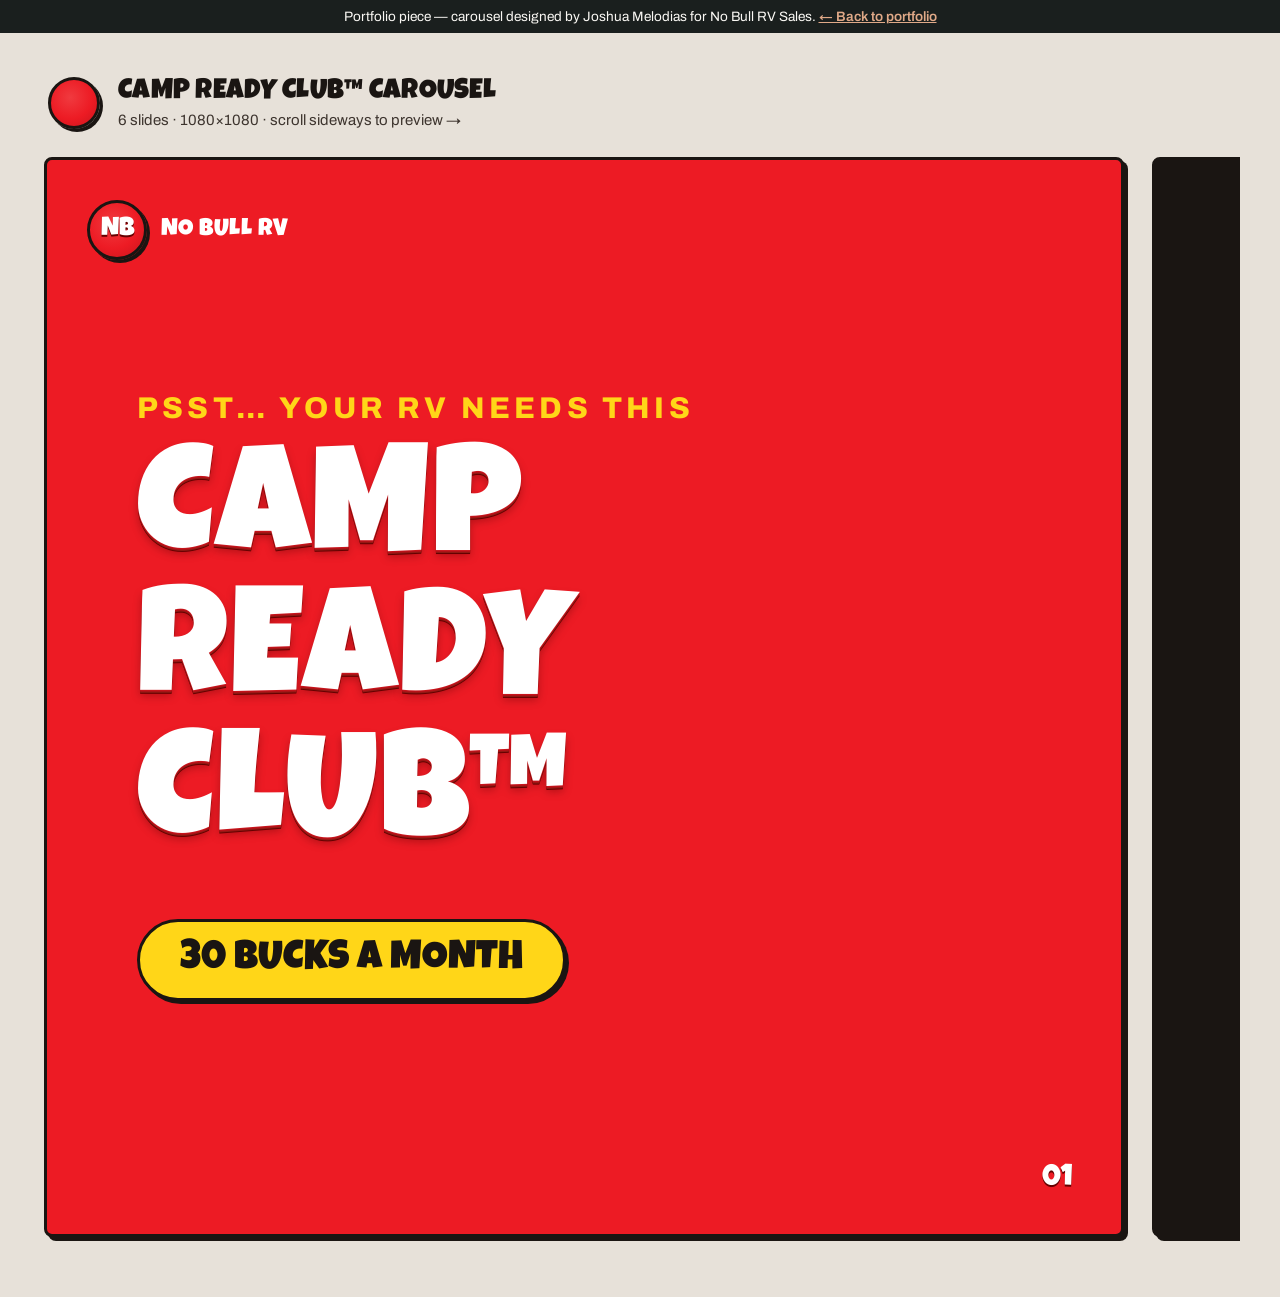
<file: projects/camp-ready-carousel/index.html>
<!DOCTYPE html>
<html lang="en-CA">
<head>
<meta charset="utf-8">
<meta name="viewport" content="width=device-width, initial-scale=1">
<title>Camp Ready Club™ Carousel — No Bull RV Sales | Joshua Melodias</title>
<meta name="description" content="Six-slide Instagram carousel for No Bull RV Sales' Camp Ready Club membership. Designed by Joshua Melodias.">
<meta name="robots" content="noindex">
<link rel="icon" type="image/svg+xml" href="../../assets/favicon.svg">
<link href="https://fonts.googleapis.com/css2?family=Luckiest+Guy&family=Archivo:ital,wght@0,400;0,500;0,600;0,700;0,800;0,900;1,400;1,600&display=swap" rel="stylesheet">
<style>
/* ==========================================================================
   No Bull RV design tokens — colours, type, and effects sampled from the
   client's logo. Inlined here so this page stands alone in the portfolio.
   ========================================================================== */
:root {
  /* Brand red (the logo disc) */
  --red-300: #F26A6E;
  --red-500: #ED1B24;
  /* Maroon — the 3D extrude under the logo type */
  --maroon-800: #650000;
  /* Warm ramp — the headline gradient */
  --yellow-400: #FFD618;
  /* Warm neutrals */
  --white: #FFFFFF;
  --sand-50: #FDF6EC;
  --sand-100: #F7ECD9;
  --gray-200: #E7E1D9;
  --ink-700: #3D342E;
  --ink-900: #1A1512;

  /* Signature gradients */
  --gradient-headline: linear-gradient(180deg,#FFD618 0%,#FDBA21 28%,#F89224 62%,#EF5725 100%);
  --gradient-disc: radial-gradient(circle at 42% 38%,#F03A3F 0%,#ED1B24 55%,#C8151C 100%);

  /* Type */
  --font-display: 'Luckiest Guy', 'Archivo', system-ui, sans-serif;
  --font-body: 'Archivo', system-ui, sans-serif;
  --tracking-display: 0.01em;
  --headline-extrude: 0 1px 0 #C8151C, 0 2px 0 #B01218, 0 3px 0 #8E1B14, 0 4px 0 #650000, 0 6px 8px rgba(74,0,0,.35);

  /* Effects — chunky cartoon outline + hard offset shadow */
  --radius-lg: 18px;
  --radius-pill: 999px;
  --shadow-chunky: 4px 4px 0 var(--ink-900);
  --shadow-chunky-sm: 3px 3px 0 var(--ink-900);
}

* { box-sizing: border-box; }
body { margin: 0; background: var(--gray-200); font-family: var(--font-body); }

/* Portfolio context bar */
.pf-bar {
  background: #1a1f1e; color: #faf8f4; font-size: .85rem;
  text-align: center; padding: .55rem 1rem;
}
.pf-bar a { color: #e0a988; font-weight: 600; }

/* ---- Carousel shell ---- */
.wrap { padding: 40px; }
.head { display: flex; align-items: center; gap: 18px; padding: 4px 8px 0; }
.head .disc {
  width: 52px; height: 52px; border-radius: 50%;
  background: var(--gradient-disc); border: 3px solid var(--ink-900);
  box-shadow: var(--shadow-chunky-sm); flex: 0 0 auto;
}
.head h1 {
  font-family: var(--font-display); font-size: 28px; text-transform: uppercase;
  color: var(--ink-900); letter-spacing: .01em; line-height: 1; margin: 0; font-weight: 400;
}
.head p { font-size: 15px; color: var(--ink-700); margin: 6px 0 0; }

.rail {
  display: flex; gap: 28px; overflow-x: auto;
  padding: 28px 4px 20px; scroll-snap-type: x mandatory;
}

/* Slides are authored at a fixed 1080×1080 (Instagram square) and scaled down
   as one unit, so the design stays pixel-accurate at any screen size. */
.slide {
  position: relative; width: 1080px; height: 1080px; flex: 0 0 auto;
  overflow: hidden; font-family: var(--font-body);
  scroll-snap-align: center; border: 3px solid var(--ink-900);
  box-shadow: var(--shadow-chunky); border-radius: 8px;
  transform-origin: top left;
}
.disp {
  font-family: var(--font-display); font-weight: 400;
  letter-spacing: var(--tracking-display); line-height: .95; text-transform: uppercase;
}
.grad {
  background: var(--gradient-headline); -webkit-background-clip: text;
  background-clip: text; color: transparent; -webkit-text-fill-color: transparent;
}
.extrude { color: var(--white); text-shadow: var(--headline-extrude); }
.tag { position: absolute; top: 40px; left: 40px; z-index: 5; display: flex; align-items: center; gap: 14px; }
.tag .disc {
  width: 60px; height: 60px; border-radius: 50%; background: var(--gradient-disc);
  border: 3px solid var(--ink-900); box-shadow: var(--shadow-chunky-sm);
  display: flex; align-items: center; justify-content: center;
}
.tag .disc span { font-family: var(--font-display); color: var(--white); font-size: 26px; line-height: 1; text-shadow: 0 2px 0 var(--maroon-800); }
.num { position: absolute; bottom: 40px; right: 48px; z-index: 5; font-family: var(--font-display); font-size: 30px; }
.body { position: absolute; inset: 0; display: flex; flex-direction: column; justify-content: center; }
.center { align-items: center; text-align: center; }
.eyebrow { font-family: var(--font-body); font-weight: 800; text-transform: uppercase; letter-spacing: .14em; }
.perk {
  display: flex; align-items: center; gap: 26px; background: var(--white);
  border: 3px solid var(--ink-900); border-radius: var(--radius-lg);
  box-shadow: var(--shadow-chunky-sm); padding: 26px 32px;
}
.perk .ico { font-size: 52px; line-height: 1; }
.perk .txt { font-size: 36px; font-weight: 700; color: var(--ink-900); }

/* Scale the whole rail down on smaller screens so slides stay proportional */
@media (max-width: 1200px) { .rail { zoom: .62; } }
@media (max-width: 760px)  { .rail { zoom: .38; } .wrap { padding: 20px; } }

/* Embed mode (?embed=1) — strips the page chrome so the portfolio card can
   show a live, always-in-sync preview of the real slides in an iframe. */
.embed .pf-bar, .embed .head { display: none; }
.embed .wrap { padding: 0; }
.embed .rail { zoom: .26; padding: 0; gap: 20px; overflow: hidden; }
.embed body, .embed { background: transparent; }
</style>
</head>
<body>
<script>
  // When this page is framed (the portfolio's project card), hide the page
  // chrome so the card shows just the slides — one file, always in sync.
  try {
    if (window.self !== window.top) {
      document.documentElement.classList.add("embed");
    }
  } catch (e) {
    document.documentElement.classList.add("embed"); // cross-origin frame
  }
</script>

<!-- Portfolio context bar — remove if this is ever published as a client asset -->
<p class="pf-bar" style="margin:0;">
  Portfolio piece — carousel designed by Joshua Melodias for No Bull RV Sales.
  <a href="../../index.html">← Back to portfolio</a>
</p>

<div class="wrap">
  <div class="head">
    <div class="disc"></div>
    <div>
      <h1>Camp Ready Club™ Carousel</h1>
      <p>6 slides · 1080×1080 · scroll sideways to preview →</p>
    </div>
  </div>

  <div class="rail">

    <!-- SLIDE 1 — COVER -->
    <section class="slide" style="background:var(--red-500);">
      <div class="tag">
        <div class="disc"><span>NB</span></div>
        <div style="font-family:var(--font-display);color:var(--white);font-size:24px;text-transform:uppercase;letter-spacing:.02em;line-height:1;">No Bull RV</div>
      </div>
      <div class="body" style="padding:0 90px;">
        <div class="eyebrow" style="color:var(--yellow-400);font-size:30px;margin-bottom:24px;">Psst… your RV needs this</div>
        <h2 class="disp extrude" style="font-size:150px;margin:0;">Camp<br>Ready<br>Club™</h2>
        <div style="margin-top:44px;display:inline-flex;align-self:flex-start;background:var(--yellow-400);border:3px solid var(--ink-900);box-shadow:var(--shadow-chunky-sm);border-radius:var(--radius-pill);padding:18px 40px;font-family:var(--font-display);font-size:40px;color:var(--ink-900);text-transform:uppercase;">30 bucks a month</div>
      </div>
      <div class="num" style="color:var(--white);text-shadow:0 2px 0 var(--maroon-800);">01</div>
    </section>

    <!-- SLIDE 2 — PROBLEM -->
    <section class="slide" style="background:var(--ink-900);">
      <div class="body" style="padding:0 90px;">
        <div class="eyebrow" style="color:var(--red-300);font-size:28px;margin-bottom:26px;">Here's the deal</div>
        <h2 class="disp" style="font-size:104px;margin:0;color:var(--white);">RVs Don't<br>Sit Pretty<br>All <span class="grad">Winter.</span></h2>
        <p style="font-size:38px;line-height:1.4;color:var(--sand-100);margin:48px 0 0;max-width:820px;">Skipped maintenance turns into cracked seals, dead batteries, and mouse condos. By spring you're scrambling — and it's gonna cost ya.</p>
      </div>
      <div class="num" style="color:var(--red-300);">02</div>
    </section>

    <!-- SLIDE 3 — WHAT YOU GET -->
    <section class="slide" style="background:var(--sand-50);">
      <div class="body" style="padding:0 84px;">
        <h2 class="disp" style="font-size:96px;margin:0 0 44px;color:var(--ink-900);">So, What<br>You Get</h2>
        <div style="display:flex;flex-direction:column;gap:22px;">
          <div class="perk"><div class="ico">🔧</div><div class="txt">Priority service — skip the spring lineup</div></div>
          <div class="perk"><div class="ico">🛠️</div><div class="txt">Seasonal check-ups, in &amp; out</div></div>
          <div class="perk"><div class="ico">🐭</div><div class="txt">Mouse protection so nothing moves in</div></div>
          <div class="perk"><div class="ico">💰</div><div class="txt">Member-only pricing on everything else</div></div>
        </div>
      </div>
      <div class="num" style="color:var(--red-500);">03</div>
    </section>

    <!-- SLIDE 4 — VALUE -->
    <section class="slide" style="background:var(--white);">
      <div class="body center" style="padding:0 80px;">
        <div class="eyebrow" style="color:var(--ink-700);font-size:30px;margin-bottom:20px;">Do the math</div>
        <div class="disp grad" style="font-size:150px;line-height:.9;">Over $817</div>
        <div style="font-family:var(--font-display);font-size:58px;text-transform:uppercase;color:var(--ink-900);margin-top:8px;">of value</div>
        <div style="width:120px;height:6px;background:var(--ink-900);border-radius:99px;margin:44px 0;"></div>
        <div style="display:inline-flex;align-items:baseline;gap:16px;background:var(--red-500);border:3px solid var(--ink-900);box-shadow:var(--shadow-chunky);border-radius:var(--radius-pill);padding:26px 56px;">
          <span style="font-family:var(--font-display);color:var(--white);font-size:80px;text-shadow:0 3px 0 var(--maroon-800);">$30</span>
          <span style="font-family:var(--font-body);font-weight:800;color:var(--yellow-400);font-size:40px;text-transform:uppercase;">/ month</span>
        </div>
        <p style="font-size:34px;font-weight:600;color:var(--ink-700);margin:40px 0 0;">That's less than a tank of propane. No bull.</p>
      </div>
      <div class="num" style="color:var(--red-500);">04</div>
    </section>

    <!-- SLIDE 5 — TRUST -->
    <section class="slide" style="background:var(--maroon-800);">
      <div class="body" style="padding:0 90px;">
        <div class="eyebrow" style="color:var(--yellow-400);font-size:28px;margin-bottom:26px;">Why trust us with it?</div>
        <h2 class="disp" style="font-size:100px;margin:0;color:var(--white);">Real Techs.<br>Real Shop.<br><span class="grad">Zero Bull.</span></h2>
        <p style="font-size:38px;line-height:1.45;color:var(--sand-100);margin:46px 0 0;max-width:840px;">Full-service RV bay right here in Leduc, Alberta. We tell you what your rig actually needs — and what it doesn't. That's the whole point.</p>
      </div>
      <div class="num" style="color:var(--yellow-400);">05</div>
    </section>

    <!-- SLIDE 6 — CTA -->
    <section class="slide" style="background:var(--red-500);">
      <div class="body center" style="padding:0 80px;">
        <div class="eyebrow" style="color:var(--yellow-400);font-size:30px;margin-bottom:22px;">Don't wait till spring</div>
        <h2 class="disp extrude" style="font-size:130px;margin:0;">Join the<br>Club</h2>
        <div style="margin-top:48px;background:var(--yellow-400);border:3px solid var(--ink-900);box-shadow:var(--shadow-chunky);border-radius:var(--radius-pill);padding:24px 60px;font-family:var(--font-display);font-size:52px;color:var(--ink-900);text-transform:uppercase;">DM us "CLUB"</div>
        <div style="margin-top:56px;display:flex;flex-direction:column;gap:12px;">
          <div style="font-family:var(--font-display);font-size:46px;color:var(--white);text-shadow:0 2px 0 var(--maroon-800);">☎ 780-986-3223</div>
          <div style="font-size:32px;font-weight:700;color:var(--white);">@nobullrvs · 7015 Sparrow Dr, Leduc AB</div>
        </div>
      </div>
      <div class="num" style="color:var(--white);text-shadow:0 2px 0 var(--maroon-800);">06</div>
    </section>

  </div>
</div>
</body>
</html>
</file>
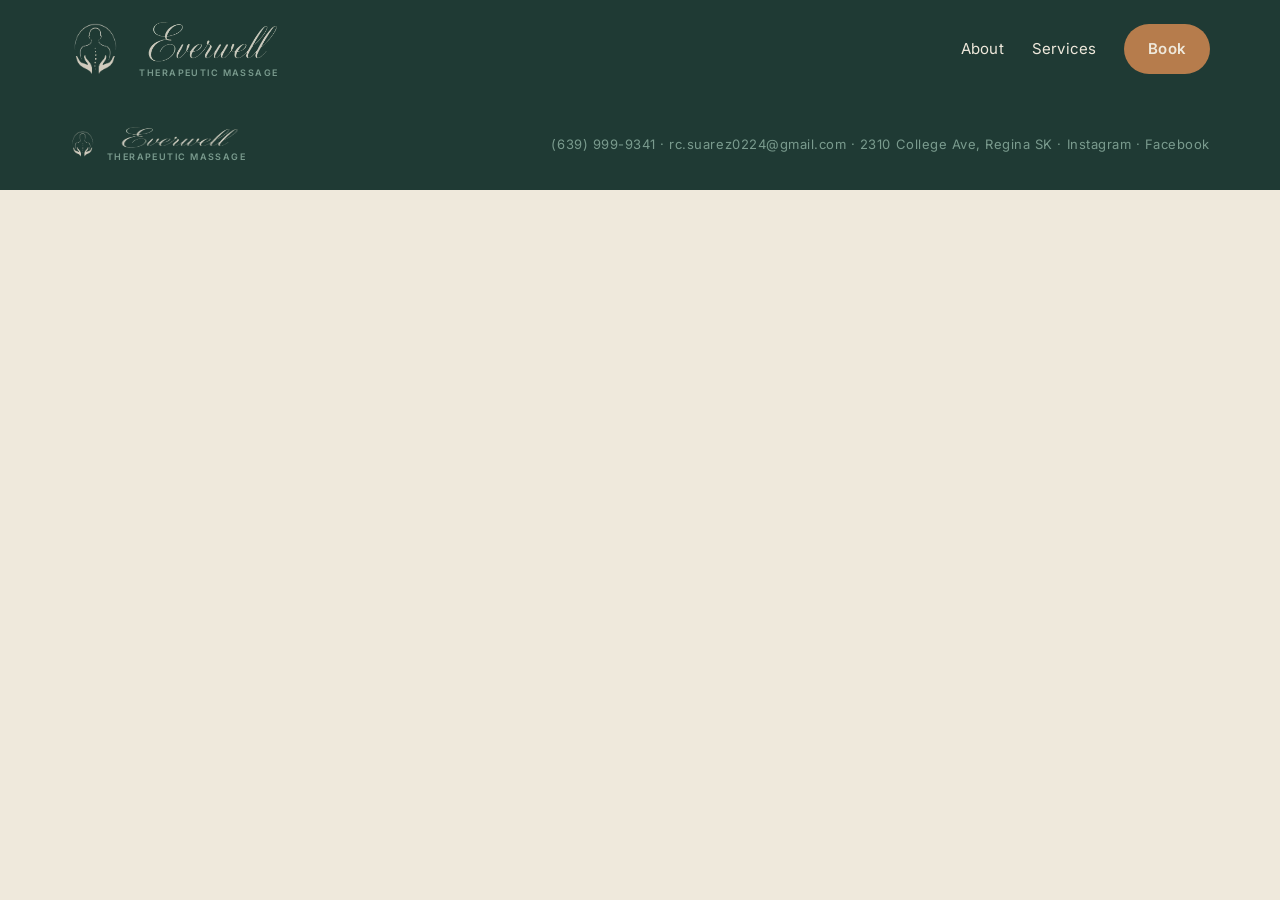
<file: projects/everwell/index.html>
<!doctype html>
<html lang="en">
  <head>
    <meta charset="UTF-8" />
    <link rel="icon" type="image/png" href="/projects/everwell/assets/everwell-logo-COcWNNzo.png" />
    <meta name="viewport" content="width=device-width, initial-scale=1.0" />
    <title>Everwell Therapeutic Massage</title>
    <link rel="preconnect" href="https://fonts.googleapis.com" />
    <link rel="preconnect" href="https://fonts.gstatic.com" crossorigin />
    <link
      href="https://fonts.googleapis.com/css2?family=Fraunces:ital,opsz,wght@0,9..144,400;0,9..144,500;0,9..144,600;1,9..144,500&family=Inter:wght@400;500;600&display=swap"
      rel="stylesheet"
    />
    <script type="module" crossorigin src="/projects/everwell/assets/index-CsguIArt.js"></script>
    <link rel="stylesheet" crossorigin href="/projects/everwell/assets/index-p-VVrq9-.css">
  </head>
  <body>
    <div id="root"></div>
  </body>
</html>
</file>
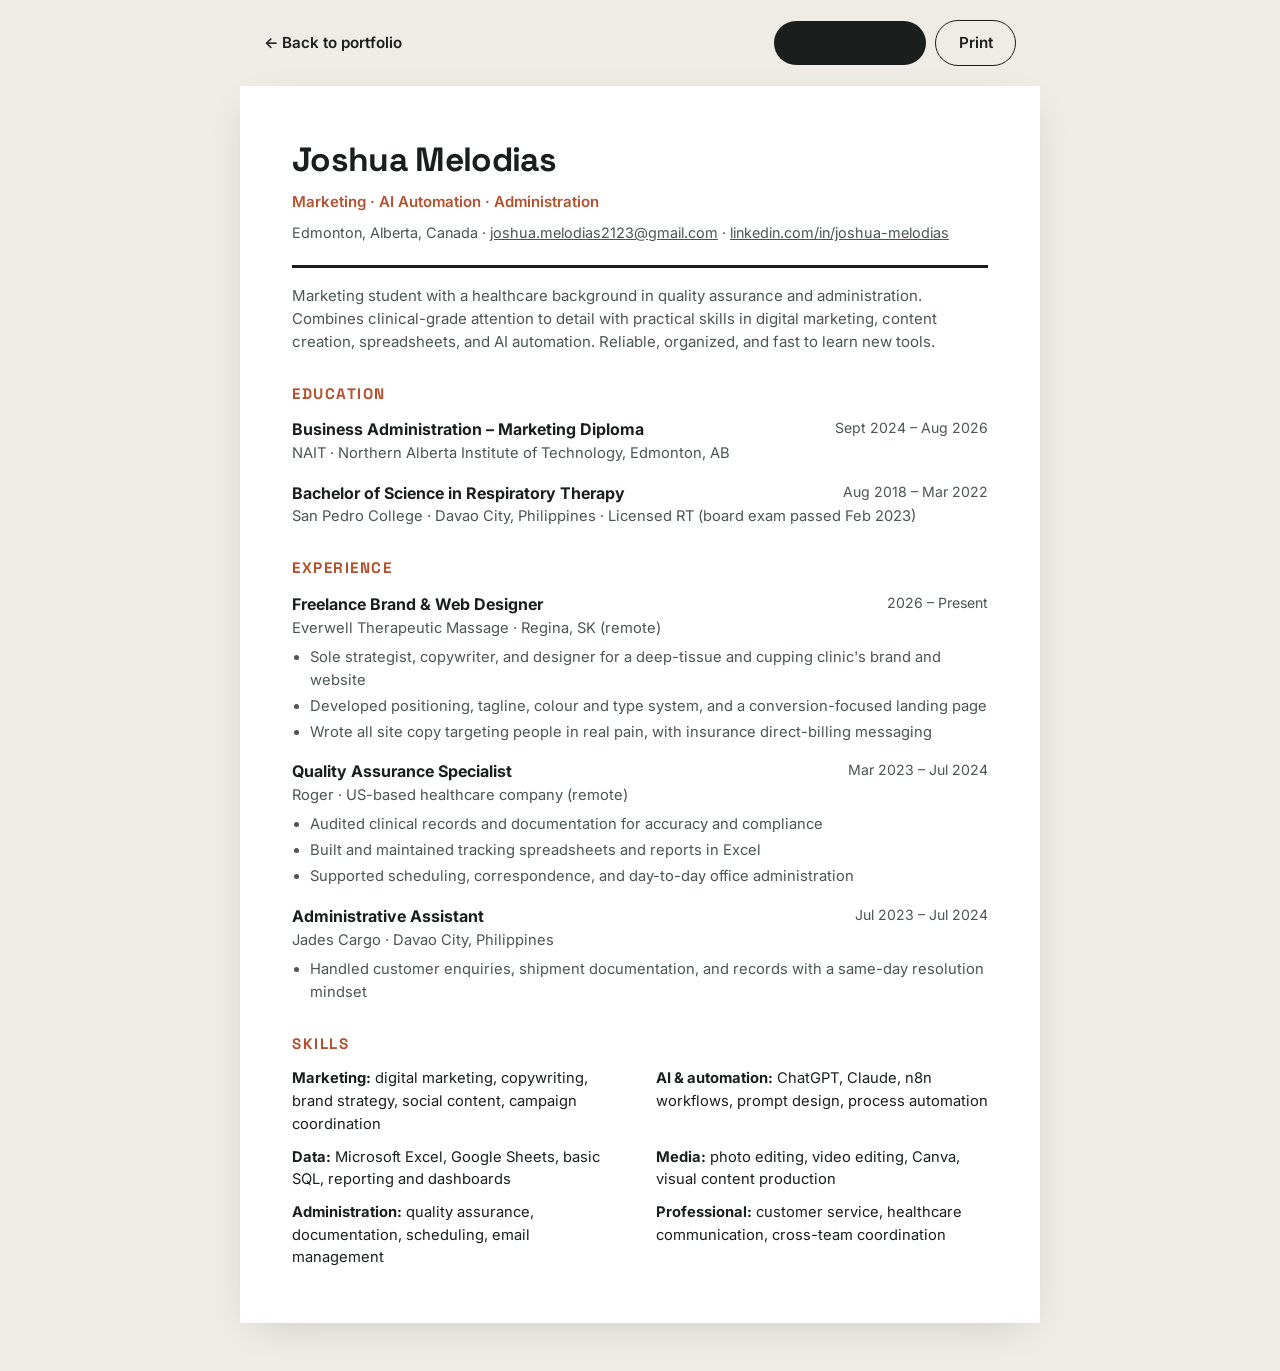
<file: resume.html>
<!DOCTYPE html>
<html lang="en-CA">
<head>
  <meta charset="UTF-8">
  <meta name="viewport" content="width=device-width, initial-scale=1.0">
  <title>Resume · Joshua Melodias</title>
  <meta name="description" content="Resume of Joshua Melodias · marketing student, AI automation, and administration. Edmonton, Alberta.">
  <meta name="robots" content="noindex"><!-- resumes don't need to rank in search -->
  <link rel="icon" type="image/svg+xml" href="assets/favicon.svg">
  <link rel="preconnect" href="https://fonts.googleapis.com">
  <link rel="preconnect" href="https://fonts.gstatic.com" crossorigin>
  <link href="https://fonts.googleapis.com/css2?family=Inter:wght@400;500;600;700&family=Space+Grotesk:wght@600;700&display=swap" rel="stylesheet">
  <style>
    /* Print-first resume: the "Save as PDF" button uses the browser's print
       dialog, which produces a clean one-page PDF from this exact layout. */
    :root {
      --ink: #1a1f1e;
      --soft: #4c5553;
      --accent: #b4512e;
      --line: #e5e0d6;
    }
    * { box-sizing: border-box; margin: 0; padding: 0; }
    body {
      font-family: "Inter", system-ui, sans-serif;
      color: var(--ink);
      background: #efece6;
      line-height: 1.55;
      font-size: 15px;
    }
    .toolbar {
      max-width: 800px;
      margin: 0 auto;
      padding: 1.25rem 1.5rem 0;
      display: flex;
      justify-content: space-between;
      align-items: center;
      gap: 1rem;
      flex-wrap: wrap;
    }
    .toolbar a, .toolbar button {
      font: inherit;
      font-weight: 600;
      font-size: 0.95rem;
    }
    .toolbar a { color: var(--ink); text-decoration: none; }
    .toolbar a:hover { color: var(--accent); }
    .btn-print {
      background: var(--ink);
      color: #fff;
      border: none;
      border-radius: 999px;
      padding: 0.65rem 1.4rem;
      cursor: pointer;
    }
    .btn-print:hover { background: var(--accent); }
    :focus-visible { outline: 2px solid var(--accent); outline-offset: 3px; }

    .page {
      max-width: 800px;
      margin: 1.25rem auto 3rem;
      background: #fff;
      padding: 3rem 3.25rem;
      box-shadow: 0 10px 40px -18px rgb(26 31 30 / 25%);
    }
    header.head { border-bottom: 3px solid var(--ink); padding-bottom: 1.25rem; }
    h1 { font-family: "Space Grotesk", sans-serif; font-size: 2.1rem; letter-spacing: -0.02em; }
    .role { color: var(--accent); font-weight: 600; margin-top: 0.2rem; }
    .contact-line { margin-top: 0.6rem; color: var(--soft); font-size: 0.9rem; }
    .contact-line a { color: var(--soft); }

    h2 {
      font-family: "Space Grotesk", sans-serif;
      font-size: 0.95rem;
      text-transform: uppercase;
      letter-spacing: 0.1em;
      color: var(--accent);
      margin: 1.75rem 0 0.75rem;
    }
    .entry { margin-bottom: 1rem; }
    .entry-head { display: flex; justify-content: space-between; gap: 1rem; flex-wrap: wrap; }
    .entry-head strong { font-size: 1rem; }
    .entry-head .date { color: var(--soft); font-size: 0.88rem; white-space: nowrap; }
    .entry .org { color: var(--soft); font-size: 0.92rem; }
    .entry ul { margin: 0.4rem 0 0 1.1rem; color: var(--soft); font-size: 0.92rem; }
    .entry ul li { margin-bottom: 0.2rem; }

    .skills-cols { display: grid; grid-template-columns: 1fr 1fr; gap: 0.25rem 2rem; }
    .skills-cols p { font-size: 0.92rem; margin-bottom: 0.35rem; }
    .skills-cols strong { font-size: 0.92rem; }
    .summary { color: var(--soft); margin-top: 1rem; }

    @media (max-width: 640px) {
      .page { padding: 2rem 1.5rem; }
      .skills-cols { grid-template-columns: 1fr; }
    }
    @media print {
      body { background: #fff; font-size: 13px; }
      .toolbar { display: none; }
      .page { box-shadow: none; margin: 0; max-width: none; padding: 0.5in 0.6in; }
    }
  </style>
</head>
<body>
  <div class="toolbar">
    <a href="index.html">&larr; Back to portfolio</a>
    <span style="display:flex;gap:.6rem;align-items:center;flex-wrap:wrap;">
      <a class="btn-print" style="text-decoration:none;display:inline-block;" href="assets/Joshua-Melodias-Resume.pdf" download="Joshua-Melodias-Resume.pdf">Download PDF</a>
      <button class="btn-print" style="background:transparent;color:var(--ink);border:1.5px solid var(--ink);" onclick="window.print()">Print</button>
    </span>
  </div>

  <main class="page">
    <header class="head">
      <h1>Joshua Melodias</h1>
      <p class="role">Marketing · AI Automation · Administration</p>
      <p class="contact-line">
        Edmonton, Alberta, Canada ·
        <a href="mailto:joshua.melodias2123@gmail.com">joshua.melodias2123@gmail.com</a> ·
        <a href="https://www.linkedin.com/in/joshua-melodias">linkedin.com/in/joshua-melodias</a>
      </p>
    </header>

    <p class="summary">
      Marketing student with a healthcare background in quality assurance and administration.
      Combines clinical-grade attention to detail with practical skills in digital marketing,
      content creation, spreadsheets, and AI automation. Reliable, organized, and fast to learn
      new tools.
    </p>

    <h2>Education</h2>
    <div class="entry">
      <div class="entry-head">
        <strong>Business Administration – Marketing Diploma</strong>
        <span class="date">Sept 2024 – Aug 2026</span>
      </div>
      <p class="org">NAIT · Northern Alberta Institute of Technology, Edmonton, AB</p>
    </div>
    <div class="entry">
      <div class="entry-head">
        <strong>Bachelor of Science in Respiratory Therapy</strong>
        <span class="date">Aug 2018 – Mar 2022</span>
      </div>
      <p class="org">San Pedro College · Davao City, Philippines · Licensed RT (board exam passed Feb 2023)</p>
    </div>

    <h2>Experience</h2>
    <div class="entry">
      <div class="entry-head">
        <strong>Freelance Brand &amp; Web Designer</strong>
        <span class="date">2026 – Present</span>
      </div>
      <p class="org">Everwell Therapeutic Massage · Regina, SK (remote)</p>
      <ul>
        <li>Sole strategist, copywriter, and designer for a deep-tissue and cupping clinic's brand and website</li>
        <li>Developed positioning, tagline, colour and type system, and a conversion-focused landing page</li>
        <li>Wrote all site copy targeting people in real pain, with insurance direct-billing messaging</li>
      </ul>
    </div>
    <div class="entry">
      <div class="entry-head">
        <strong>Quality Assurance Specialist</strong>
        <span class="date">Mar 2023 – Jul 2024</span>
      </div>
      <p class="org">Roger · US-based healthcare company (remote)</p>
      <ul>
        <li>Audited clinical records and documentation for accuracy and compliance</li>
        <li>Built and maintained tracking spreadsheets and reports in Excel</li>
        <li>Supported scheduling, correspondence, and day-to-day office administration</li>
      </ul>
    </div>
    <div class="entry">
      <div class="entry-head">
        <strong>Administrative Assistant</strong>
        <span class="date">Jul 2023 – Jul 2024</span>
      </div>
      <p class="org">Jades Cargo · Davao City, Philippines</p>
      <ul>
        <li>Handled customer enquiries, shipment documentation, and records with a same-day resolution mindset</li>
      </ul>
    </div>

    <h2>Skills</h2>
    <div class="skills-cols">
      <p><strong>Marketing:</strong> digital marketing, copywriting, brand strategy, social content, campaign coordination</p>
      <p><strong>AI &amp; automation:</strong> ChatGPT, Claude, n8n workflows, prompt design, process automation</p>
      <p><strong>Data:</strong> Microsoft Excel, Google Sheets, basic SQL, reporting and dashboards</p>
      <p><strong>Media:</strong> photo editing, video editing, Canva, visual content production</p>
      <p><strong>Administration:</strong> quality assurance, documentation, scheduling, email management</p>
      <p><strong>Professional:</strong> customer service, healthcare communication, cross-team coordination</p>
    </div>
  </main>
</body>
</html>
</file>
<file: css/styles.css>
/* ==========================================================================
   Joshua Melodias — Portfolio
   Design system: warm editorial minimalism.
   Edit colors and fonts here — everything else inherits from these tokens.
   ========================================================================== */

:root {
  /* Color tokens */
  --ink: #1a1f1e;          /* near-black text */
  --ink-soft: #4c5553;     /* secondary text */
  --paper: #faf8f4;        /* page background */
  --paper-raised: #ffffff; /* cards */
  --line: #e5e0d6;         /* hairline borders */
  --accent: #b4512e;       /* copper — links, buttons, highlights */
  --accent-deep: #8f3f23;  /* hover state */
  --accent-wash: #f6e9e2;  /* soft tinted backgrounds */
  --pine: #1f3a34;         /* dark section background (borrowed from the Roland brand family) */
  --pine-text: #d9e2de;    /* body text on pine */

  /* Type scale */
  --font-display: "Space Grotesk", system-ui, sans-serif;
  --font-body: "Inter", system-ui, -apple-system, sans-serif;

  --radius: 14px;
  --shadow: 0 1px 2px rgb(26 31 30 / 4%), 0 12px 32px -12px rgb(26 31 30 / 12%);
  --container: 1120px;
}

/* --------------------------------------------------------------------------
   Reset & base
   -------------------------------------------------------------------------- */
*,
*::before,
*::after { box-sizing: border-box; margin: 0; padding: 0; }

html { scroll-behavior: smooth; }

/* Keep anchored headings clear of the sticky header */
[id] { scroll-margin-top: 84px; }

@media (prefers-reduced-motion: reduce) {
  html { scroll-behavior: auto; }
  *, *::before, *::after {
    animation-duration: 0.01ms !important;
    animation-iteration-count: 1 !important;
    transition-duration: 0.01ms !important;
  }
}

body {
  font-family: var(--font-body);
  font-size: 1.0625rem;
  line-height: 1.65;
  color: var(--ink);
  background: var(--paper);
  -webkit-font-smoothing: antialiased;
}

img { max-width: 100%; display: block; }

h1, h2, h3, h4 {
  font-family: var(--font-display);
  font-weight: 600;
  line-height: 1.12;
  letter-spacing: -0.015em;
  text-wrap: balance;
}

p { max-width: 68ch; }

a { color: var(--accent); text-decoration-thickness: 1px; text-underline-offset: 3px; }
a:hover { color: var(--accent-deep); }

::selection { background: var(--accent-wash); }

/* Visible keyboard focus everywhere */
:focus-visible {
  outline: 2px solid var(--accent);
  outline-offset: 3px;
  border-radius: 4px;
}

/* Skip link — first tab stop on the page */
.skip-link {
  position: absolute;
  left: 1rem;
  top: -3.5rem;
  z-index: 100;
  background: var(--ink);
  color: #fff;
  padding: 0.6rem 1rem;
  border-radius: 0 0 8px 8px;
  text-decoration: none;
  transition: top 0.2s ease;
}
.skip-link:focus { top: 0; color: #fff; }

.container {
  width: min(var(--container), 100% - 3rem);
  margin-inline: auto;
}

/* --------------------------------------------------------------------------
   Header & navigation
   -------------------------------------------------------------------------- */
.site-header {
  position: sticky;
  top: 0;
  z-index: 50;
  background: rgb(250 248 244 / 88%);
  backdrop-filter: blur(10px);
  border-bottom: 1px solid transparent;
  transition: border-color 0.25s ease, box-shadow 0.25s ease;
}
.site-header.is-scrolled {
  border-bottom-color: var(--line);
  box-shadow: 0 4px 24px -18px rgb(26 31 30 / 30%);
}

.nav {
  display: flex;
  align-items: center;
  justify-content: space-between;
  gap: 1rem;
  padding-block: 1rem;
}

.brand {
  font-family: var(--font-display);
  font-weight: 700;
  font-size: 1.15rem;
  color: var(--ink);
  text-decoration: none;
  letter-spacing: -0.02em;
}
.brand .dot { color: var(--accent); }

.nav-links {
  display: flex;
  align-items: center;
  gap: 1.75rem;
  list-style: none;
}
.nav-links a {
  color: var(--ink-soft);
  text-decoration: none;
  font-size: 0.95rem;
  font-weight: 500;
}
.nav-links a:hover,
.nav-links a[aria-current="true"] { color: var(--ink); }

.nav-cta {
  background: var(--ink);
  color: #fff !important;
  padding: 0.55rem 1.1rem;
  border-radius: 999px;
  transition: background 0.2s ease;
}
.nav-cta:hover { background: var(--accent-deep); }

/* Hamburger — hidden on desktop */
.nav-toggle {
  display: none;
  background: none;
  border: 1px solid var(--line);
  border-radius: 10px;
  padding: 0.55rem 0.65rem;
  cursor: pointer;
}
.nav-toggle .bar {
  display: block;
  width: 20px;
  height: 2px;
  background: var(--ink);
  margin: 4px 0;
  border-radius: 2px;
  transition: transform 0.25s ease, opacity 0.25s ease;
}
.nav-toggle[aria-expanded="true"] .bar:nth-child(1) { transform: translateY(6px) rotate(45deg); }
.nav-toggle[aria-expanded="true"] .bar:nth-child(2) { opacity: 0; }
.nav-toggle[aria-expanded="true"] .bar:nth-child(3) { transform: translateY(-6px) rotate(-45deg); }

@media (max-width: 860px) {
  .nav-toggle { display: block; }
  .nav-links {
    position: absolute;
    top: 100%;
    left: 0;
    right: 0;
    flex-direction: column;
    align-items: stretch;
    gap: 0;
    background: var(--paper);
    border-bottom: 1px solid var(--line);
    box-shadow: var(--shadow);
    padding: 0.5rem 1.5rem 1.25rem;
    display: none;
  }
  .nav-links.is-open { display: flex; }
  .nav-links a { display: block; padding: 0.8rem 0.25rem; font-size: 1.05rem; }
  .nav-cta { text-align: center; margin-top: 0.75rem; }
}

/* --------------------------------------------------------------------------
   Hero
   -------------------------------------------------------------------------- */
.hero {
  padding-block: clamp(4.5rem, 12vh, 8.5rem) clamp(4rem, 10vh, 7rem);
}

.hero-kicker {
  display: inline-flex;
  align-items: center;
  gap: 0.5rem;
  font-size: 0.85rem;
  font-weight: 600;
  letter-spacing: 0.08em;
  text-transform: uppercase;
  color: var(--accent);
  margin-bottom: 1.25rem;
}
.hero-kicker::before {
  content: "";
  width: 28px;
  height: 2px;
  background: var(--accent);
}

.hero h1 {
  font-size: clamp(2.4rem, 6vw, 4.25rem);
  max-width: 17ch;
}
.hero h1 em {
  font-style: normal;
  color: var(--accent);
}

.hero-sub {
  margin-top: 1.5rem;
  font-size: clamp(1.05rem, 2vw, 1.25rem);
  color: var(--ink-soft);
  max-width: 56ch;
}

.hero-actions {
  display: flex;
  flex-wrap: wrap;
  gap: 0.9rem;
  margin-top: 2.25rem;
}

.hero-meta {
  display: flex;
  flex-wrap: wrap;
  gap: 0.6rem 1.75rem;
  margin-top: 3rem;
  padding-top: 1.5rem;
  border-top: 1px solid var(--line);
  color: var(--ink-soft);
  font-size: 0.92rem;
}
.hero-meta li { list-style: none; display: flex; align-items: center; gap: 0.45rem; }
.hero-meta li::before { content: "•"; color: var(--accent); }

/* --------------------------------------------------------------------------
   Buttons
   -------------------------------------------------------------------------- */
.btn {
  display: inline-flex;
  align-items: center;
  gap: 0.5rem;
  font-family: var(--font-body);
  font-weight: 600;
  font-size: 1rem;
  padding: 0.8rem 1.5rem;
  border-radius: 999px;
  border: 1px solid transparent;
  text-decoration: none;
  cursor: pointer;
  transition: background 0.2s ease, color 0.2s ease, border-color 0.2s ease, transform 0.15s ease;
}
.btn:active { transform: scale(0.98); }

.btn-primary { background: var(--ink); color: #fff; }
.btn-primary:hover { background: var(--accent-deep); color: #fff; }

.btn-outline { border-color: var(--ink); color: var(--ink); background: transparent; }
.btn-outline:hover { background: var(--ink); color: #fff; }

.btn-light { background: #fff; color: var(--pine); }
.btn-light:hover { background: var(--accent-wash); color: var(--pine); }

/* --------------------------------------------------------------------------
   Sections
   -------------------------------------------------------------------------- */
.section { padding-block: clamp(4rem, 9vh, 6.5rem); }
.section-alt { background: var(--paper-raised); border-block: 1px solid var(--line); }

.section-head { margin-bottom: 3rem; }
.section-kicker {
  font-size: 0.8rem;
  font-weight: 700;
  letter-spacing: 0.1em;
  text-transform: uppercase;
  color: var(--accent);
}
.section-head h2 {
  font-size: clamp(1.8rem, 3.5vw, 2.6rem);
  margin-top: 0.5rem;
}
.section-head p {
  margin-top: 1rem;
  color: var(--ink-soft);
  font-size: 1.1rem;
}

/* --------------------------------------------------------------------------
   About
   -------------------------------------------------------------------------- */
.about-grid {
  display: grid;
  grid-template-columns: 1.4fr 1fr;
  gap: 3.5rem;
  align-items: start;
}
.about-copy p + p { margin-top: 1.1rem; }
.about-copy strong { color: var(--ink); }

.about-facts {
  background: var(--paper-raised);
  border: 1px solid var(--line);
  border-radius: var(--radius);
  padding: 1.75rem;
  box-shadow: var(--shadow);
}

.about-photo {
  width: 100%;
  height: auto;              /* keep the photo's real proportions */
  aspect-ratio: 4 / 5;       /* safeguard against any stretch */
  object-fit: cover;
  border-radius: 10px;
  margin-bottom: 1.4rem;
  border: 1px solid var(--line);
}
.about-facts h3 { font-size: 1.05rem; margin-bottom: 1.1rem; }
.about-facts dl { display: grid; gap: 0.9rem; }
.about-facts dt {
  font-size: 0.78rem;
  font-weight: 700;
  letter-spacing: 0.07em;
  text-transform: uppercase;
  color: var(--ink-soft);
}
.about-facts dd { font-weight: 500; }

@media (max-width: 860px) {
  .about-grid { grid-template-columns: 1fr; gap: 2.5rem; }
}

/* --------------------------------------------------------------------------
   Timeline (education & experience)
   -------------------------------------------------------------------------- */
.timeline-cols {
  display: grid;
  grid-template-columns: 1fr 1fr;
  gap: 3rem;
}
@media (max-width: 860px) { .timeline-cols { grid-template-columns: 1fr; } }

.timeline h3 {
  font-size: 1.25rem;
  margin-bottom: 1.5rem;
  padding-bottom: 0.75rem;
  border-bottom: 2px solid var(--ink);
}

.timeline ol { list-style: none; position: relative; }
.timeline ol::before {
  content: "";
  position: absolute;
  left: 5px;
  top: 6px;
  bottom: 6px;
  width: 2px;
  background: var(--line);
}
.timeline li {
  position: relative;
  padding-left: 2rem;
  padding-bottom: 1.9rem;
}
.timeline li:last-child { padding-bottom: 0; }
.timeline li::before {
  content: "";
  position: absolute;
  left: 0;
  top: 8px;
  width: 12px;
  height: 12px;
  border-radius: 50%;
  background: var(--accent);
  border: 2.5px solid var(--paper);
  box-shadow: 0 0 0 2px var(--accent-wash);
}

.timeline .when {
  font-size: 0.82rem;
  font-weight: 700;
  letter-spacing: 0.06em;
  text-transform: uppercase;
  color: var(--accent);
}
.timeline .what { font-family: var(--font-display); font-weight: 600; font-size: 1.1rem; margin-top: 0.2rem; }
.timeline .where { color: var(--ink-soft); font-size: 0.95rem; }
.timeline .detail { margin-top: 0.5rem; color: var(--ink-soft); font-size: 0.97rem; }

/* --------------------------------------------------------------------------
   Skills
   -------------------------------------------------------------------------- */
.skills-grid {
  display: grid;
  grid-template-columns: repeat(auto-fit, minmax(240px, 1fr));
  gap: 1.25rem;
}

.skill-card {
  background: var(--paper-raised);
  border: 1px solid var(--line);
  border-radius: var(--radius);
  padding: 1.6rem;
  transition: transform 0.2s ease, box-shadow 0.2s ease;
}
.skill-card:hover { transform: translateY(-3px); box-shadow: var(--shadow); }

.skill-card h3 {
  font-size: 1.02rem;
  display: flex;
  align-items: center;
  gap: 0.7rem;
  margin-bottom: 1rem;
}
/* Line icons inherit the accent colour via stroke="currentColor" */
.skill-card h3 .skill-icon {
  width: 34px;
  height: 34px;
  flex: 0 0 auto;
  color: var(--accent);
}
.skill-card ul { list-style: none; display: flex; flex-wrap: wrap; gap: 0.5rem; }
.skill-card li {
  font-size: 0.88rem;
  font-weight: 500;
  background: var(--paper);
  border: 1px solid var(--line);
  border-radius: 999px;
  padding: 0.3rem 0.8rem;
}

/* --------------------------------------------------------------------------
   Projects
   -------------------------------------------------------------------------- */
/* --------------------------------------------------------------------------
   Projects — single-column case-study stack (Behance style).
   Each project gets a full-width showcase so the work is actually legible.
   -------------------------------------------------------------------------- */
.projects-stack {
  display: flex;
  flex-direction: column;
  gap: clamp(3.5rem, 7vw, 6rem);
  max-width: 920px;
  margin-inline: auto;
}

.project-block > .media-btn,
.project-block > .carousel-embed {
  margin-bottom: 1.6rem;
}

/* Media fills the column edge to edge, keeping its own proportions */
.project-block .card-media {
  width: 100%;
  height: auto;
  border-radius: 14px;
  border: 1px solid var(--line);
}
.project-block .media-btn { display: block; width: 100%; }
.project-block .carousel-embed { height: 300px; }   /* 1080px slides × .26 zoom ≈ 281px */

.block-meta { max-width: 76ch; }
.block-meta .project-tag { margin-bottom: 0.35rem; }
.block-meta h3 {
  font-size: clamp(1.35rem, 2.4vw, 1.85rem);
  margin-bottom: 0.75rem;
}
.block-meta > p {
  color: var(--ink-soft);
  font-size: 1.05rem;
}
.block-meta .tools {
  display: flex;
  flex-wrap: wrap;
  gap: 0.5rem;
  margin-top: 1.25rem;
  list-style: none;
}
.block-meta .tools li {
  font-size: 0.85rem;
  font-weight: 600;
  color: var(--ink-soft);
  background: var(--paper-raised);
  border: 1px solid var(--line);
  border-radius: 999px;
  padding: 0.3rem 0.85rem;
}
.block-meta .project-points { margin-top: 1.1rem; }
.block-meta .project-links { margin-top: 1.6rem; }

/* Compact pair for the smaller, image-less side projects */
.projects-minor {
  max-width: 920px;
  margin: clamp(4rem, 8vw, 6rem) auto 0;
  padding-top: 2.5rem;
  border-top: 1px solid var(--line);
}
.minor-title {
  font-size: 0.8rem;
  font-weight: 700;
  letter-spacing: 0.1em;
  text-transform: uppercase;
  color: var(--ink-soft);
  margin-bottom: 1.5rem;
}
.minor-grid {
  display: grid;
  grid-template-columns: repeat(auto-fit, minmax(280px, 1fr));
  gap: 1.25rem;
}


.project-tag {
  font-size: 0.78rem;
  font-weight: 700;
  letter-spacing: 0.08em;
  text-transform: uppercase;
  color: var(--accent);
}
.project-points { list-style: none; margin-top: 1.1rem; display: grid; gap: 0.55rem; }
.project-points li {
  padding-left: 1.4rem;
  position: relative;
  font-size: 0.97rem;
  color: var(--ink-soft);
}
.project-points li::before {
  content: "→";
  position: absolute;
  left: 0;
  color: var(--accent);
  font-weight: 700;
}
.project-links { display: flex; flex-wrap: wrap; gap: 0.75rem; margin-top: 1.6rem; }

.projects-grid {
  display: grid;
  grid-template-columns: repeat(auto-fit, minmax(300px, 1fr));
  gap: 1.25rem;
}
.project-card {
  background: var(--paper-raised);
  border: 1px solid var(--line);
  border-radius: var(--radius);
  padding: 1.9rem;
  display: flex;
  flex-direction: column;
  transition: transform 0.2s ease, box-shadow 0.2s ease;
}
.project-card:hover { transform: translateY(-3px); box-shadow: var(--shadow); }
.project-card .card-media {
  width: 100%;
  height: auto;
  border-radius: 10px;
  border: 1px solid var(--line);
}

/* Clickable media that opens the lightbox gallery */
.media-btn {
  position: relative;
  display: block;
  width: 100%;
  padding: 0;
  margin-bottom: 1.1rem;
  background: none;
  border: none;
  cursor: zoom-in;
  border-radius: 10px;
}
.media-btn .media-hint {
  position: absolute;
  bottom: 0.6rem;
  right: 0.6rem;
  font-size: 0.75rem;
  font-weight: 600;
  color: #fff;
  background: rgb(26 31 30 / 72%);
  border-radius: 999px;
  padding: 0.25rem 0.7rem;
  opacity: 0;
  transition: opacity 0.2s ease;
  pointer-events: none;
}
.media-btn:hover .media-hint,
.media-btn:focus-visible .media-hint { opacity: 1; }

/* Live carousel preview — an iframe of the real slide deck, scaled down.
   Keeps the card thumbnail perfectly in sync with the carousel page itself. */
.carousel-embed {
  position: relative;
  display: block;
  height: 200px;          /* matches the scaled iframe height exactly */
  overflow: hidden;
  border-radius: 10px;
  border: 1px solid var(--line);
  background: var(--paper);
  margin-bottom: 1.1rem;
  cursor: zoom-in;
}
.carousel-embed iframe {
  position: absolute;
  inset: 0;
  width: 100%;
  height: 100%;
  border: 0;
  pointer-events: none;   /* the whole tile is the link */
  /* the embedded page scales its own slides down — see the carousel's embed CSS */
}
.carousel-embed:hover .media-hint,
.carousel-embed:focus-visible .media-hint { opacity: 1; }

/* --------------------------------------------------------------------------
   Lightbox
   -------------------------------------------------------------------------- */
.lightbox {
  position: fixed;
  inset: 0;
  z-index: 200;
  display: none;
  align-items: center;
  justify-content: center;
  background: rgb(12 15 14 / 92%);
  padding: 1rem;
}
.lightbox.is-open { display: flex; }

.lightbox img {
  max-width: min(92vw, 1000px);
  max-height: 86vh;
  width: auto;
  height: auto;
  border-radius: 10px;
  box-shadow: 0 24px 80px -20px rgb(0 0 0 / 60%);
}

.lightbox button {
  position: absolute;
  display: grid;
  place-items: center;
  width: 46px;
  height: 46px;
  border: none;
  border-radius: 50%;
  background: rgb(255 255 255 / 12%);
  color: #fff;
  font-size: 1.3rem;
  cursor: pointer;
  transition: background 0.2s ease;
}
.lightbox button:hover { background: var(--accent); }
.lightbox .lb-close { top: 1rem; right: 1rem; }
.lightbox .lb-prev { left: 1rem; top: 50%; transform: translateY(-50%); }
.lightbox .lb-next { right: 1rem; top: 50%; transform: translateY(-50%); }

.lightbox .lb-count {
  position: absolute;
  bottom: 1rem;
  left: 50%;
  transform: translateX(-50%);
  color: #d5d9d7;
  font-size: 0.9rem;
  font-weight: 600;
  background: rgb(255 255 255 / 10%);
  border-radius: 999px;
  padding: 0.3rem 1rem;
}

@media (max-width: 560px) {
  .lightbox .lb-prev { left: 0.4rem; }
  .lightbox .lb-next { right: 0.4rem; }
}
.project-card h3 { font-size: 1.15rem; margin-top: 0.55rem; }
.project-card p { margin-top: 0.7rem; color: var(--ink-soft); font-size: 0.97rem; flex-grow: 1; }
.project-card .tools {
  display: flex;
  flex-wrap: wrap;
  gap: 0.45rem;
  margin-top: 1.25rem;
  list-style: none;
}
.project-card .tools li {
  font-size: 0.8rem;
  font-weight: 600;
  color: var(--ink-soft);
  background: var(--paper);
  border: 1px solid var(--line);
  border-radius: 999px;
  padding: 0.25rem 0.7rem;
}

/* --------------------------------------------------------------------------
   AI services (dark band)
   -------------------------------------------------------------------------- */
.services { background: var(--pine); color: var(--pine-text); }
.services .section-kicker { color: #c97b5a; }
.services .section-head h2 { color: #fff; }
.services .section-head p { color: var(--pine-text); }

.services-grid {
  display: grid;
  grid-template-columns: repeat(auto-fit, minmax(250px, 1fr));
  gap: 1.25rem;
}
.service-card {
  background: rgb(255 255 255 / 5%);
  border: 1px solid rgb(255 255 255 / 12%);
  border-radius: var(--radius);
  padding: 1.75rem;
}
.service-card .num {
  font-family: var(--font-display);
  font-weight: 700;
  color: #c97b5a;
  font-size: 0.9rem;
}
.service-card h3 { color: #fff; font-size: 1.12rem; margin-top: 0.6rem; }
.service-card p { margin-top: 0.7rem; font-size: 0.95rem; color: var(--pine-text); }

.services-note {
  margin-top: 2.5rem;
  padding-top: 2rem;
  border-top: 1px solid rgb(255 255 255 / 12%);
  display: flex;
  flex-wrap: wrap;
  align-items: center;
  justify-content: space-between;
  gap: 1.25rem;
}
.services-note p { color: #fff; font-size: 1.1rem; font-weight: 500; max-width: 46ch; }

/* --------------------------------------------------------------------------
   Marketing portfolio
   -------------------------------------------------------------------------- */
.samples-grid {
  display: grid;
  grid-template-columns: repeat(auto-fit, minmax(300px, 1fr));
  gap: 1.25rem;
}
.sample-card {
  border: 1px solid var(--line);
  border-radius: var(--radius);
  background: var(--paper-raised);
  padding: 1.9rem;
  display: flex;
  flex-direction: column;
  gap: 0.9rem;
}
.sample-card .sample-type {
  font-size: 0.78rem;
  font-weight: 700;
  letter-spacing: 0.08em;
  text-transform: uppercase;
  color: var(--accent);
}
.sample-card h3 { font-size: 1.1rem; }
.sample-card blockquote {
  border-left: 3px solid var(--accent);
  padding: 0.6rem 0 0.6rem 1.1rem;
  font-size: 0.97rem;
  color: var(--ink-soft);
  background: var(--paper);
  border-radius: 0 8px 8px 0;
}
.sample-card .context { font-size: 0.9rem; color: var(--ink-soft); }

/* --------------------------------------------------------------------------
   Resume band
   -------------------------------------------------------------------------- */
.resume-band {
  background: var(--accent-wash);
  border-block: 1px solid var(--line);
}
.resume-band .container {
  display: flex;
  flex-wrap: wrap;
  align-items: center;
  justify-content: space-between;
  gap: 1.5rem;
  padding-block: 3rem;
}
.resume-actions { display: flex; flex-wrap: wrap; gap: 0.75rem; }
.resume-band h2 { font-size: 1.6rem; }
.resume-band p { color: var(--ink-soft); margin-top: 0.4rem; }

/* --------------------------------------------------------------------------
   Contact
   -------------------------------------------------------------------------- */
.contact-grid {
  display: grid;
  grid-template-columns: 1fr 1.2fr;
  gap: 3.5rem;
  align-items: start;
}
@media (max-width: 860px) { .contact-grid { grid-template-columns: 1fr; gap: 2.5rem; } }

.contact-channels { display: grid; gap: 0.9rem; margin-top: 1.75rem; }
.channel {
  display: flex;
  align-items: center;
  gap: 0.9rem;
  padding: 1rem 1.2rem;
  background: var(--paper-raised);
  border: 1px solid var(--line);
  border-radius: var(--radius);
  text-decoration: none;
  color: var(--ink);
  font-weight: 600;
  transition: transform 0.2s ease, box-shadow 0.2s ease, border-color 0.2s ease;
}
.channel:hover { transform: translateY(-2px); box-shadow: var(--shadow); border-color: var(--accent); color: var(--ink); }
.channel .glyph {
  display: inline-grid;
  place-items: center;
  width: 40px;
  height: 40px;
  border-radius: 10px;
  background: var(--accent-wash);
  color: var(--accent);
  flex-shrink: 0;
}
.channel small { display: block; font-weight: 400; color: var(--ink-soft); font-size: 0.85rem; }

.contact-form {
  background: var(--paper-raised);
  border: 1px solid var(--line);
  border-radius: var(--radius);
  padding: 2rem;
  box-shadow: var(--shadow);
}
.form-row { display: grid; grid-template-columns: 1fr 1fr; gap: 1rem; }
@media (max-width: 560px) { .form-row { grid-template-columns: 1fr; } }

.field { margin-bottom: 1.1rem; }
.field label {
  display: block;
  font-size: 0.88rem;
  font-weight: 600;
  margin-bottom: 0.4rem;
}
.field input,
.field textarea {
  width: 100%;
  font: inherit;
  font-size: 0.98rem;
  color: var(--ink);
  background: var(--paper);
  border: 1px solid var(--line);
  border-radius: 10px;
  padding: 0.75rem 0.9rem;
  transition: border-color 0.2s ease, box-shadow 0.2s ease;
}
.field input:focus,
.field textarea:focus {
  outline: none;
  border-color: var(--accent);
  box-shadow: 0 0 0 3px var(--accent-wash);
}
.field textarea { resize: vertical; min-height: 140px; }

.form-status {
  margin-top: 0.9rem;
  font-size: 0.92rem;
  color: var(--ink-soft);
}

/* --------------------------------------------------------------------------
   Footer
   -------------------------------------------------------------------------- */
.site-footer {
  background: var(--ink);
  color: #b8bfbd;
  padding-block: 3rem 2rem;
  font-size: 0.93rem;
}
.footer-top {
  display: flex;
  flex-wrap: wrap;
  justify-content: space-between;
  gap: 1.5rem;
  padding-bottom: 2rem;
  border-bottom: 1px solid rgb(255 255 255 / 12%);
}
.site-footer .brand { color: #fff; }
.footer-nav { display: flex; flex-wrap: wrap; gap: 1.5rem; list-style: none; }
.footer-nav a { color: #b8bfbd; text-decoration: none; }
.footer-nav a:hover { color: #fff; }
.footer-bottom {
  display: flex;
  flex-wrap: wrap;
  justify-content: space-between;
  gap: 0.75rem;
  padding-top: 1.5rem;
}
.footer-bottom a { color: #b8bfbd; }

/* --------------------------------------------------------------------------
   Scroll-reveal animation (subtle; disabled for reduced motion)
   -------------------------------------------------------------------------- */
.reveal {
  opacity: 0;
  transform: translateY(18px);
  transition: opacity 0.6s ease, transform 0.6s ease;
}
.reveal.is-visible { opacity: 1; transform: none; }

@media (prefers-reduced-motion: reduce) {
  .reveal { opacity: 1; transform: none; }
}
</file>
<file: projects/everwell/assets/index-p-VVrq9-.css>
:root{--green:#1f3a34;--sage:#7a9b8e;--copper:#b67c4c;--cream:#efe9dc;--charcoal:#2a2a28;--sage-tint:#e4ece7;--copper-tint:#efe1d2;--card-bg:#f7f3ea;--card-border:#eadfcc;--text:var(--charcoal);--text-h:var(--green);--bg:var(--cream);--border:var(--card-border);--code-bg:var(--sage-tint);--accent:var(--copper);--accent-bg:var(--copper-tint);--accent-border:#b67c4c80;--social-bg:#f4f3ec80;--shadow:#0000001a 0 10px 15px -3px, #0000000d 0 4px 6px -2px;--sans:"Inter", -apple-system, system-ui, sans-serif;--heading:"Fraunces", Georgia, serif;--mono:ui-monospace, Consolas, monospace;font:18px/145% var(--sans);letter-spacing:.18px;--lightningcss-light:initial;--lightningcss-dark: ;color-scheme:light;color:var(--text);background:var(--bg);font-synthesis:none;text-rendering:optimizelegibility;-webkit-font-smoothing:antialiased;-moz-osx-font-smoothing:grayscale}@media (width<=1024px){:root{font-size:16px}}*,:before,:after{box-sizing:border-box}#root{text-align:center;flex-direction:column;width:100%;min-height:100svh;display:flex;overflow-x:hidden}body{margin:0;overflow-x:hidden}img{max-width:100%;height:auto;display:block}h1,h2{font-family:var(--heading);letter-spacing:-.01em;color:var(--text-h);font-weight:500;line-height:1.15}h1{margin:32px 0;font-size:56px}@media (width<=1024px){h1{margin:20px 0;font-size:36px}}h2{margin:0 0 8px;font-size:32px}@media (width<=1024px){h2{font-size:26px}}p{margin:0}code,.counter{font-family:var(--mono);color:var(--text-h);border-radius:4px;display:inline-flex}code{background:var(--code-bg);padding:4px 8px;font-size:15px;line-height:135%}:root{--content-max:1140px;--gutter:max(48px, calc((100% - var(--content-max)) / 2))}#header{padding:20px max(32px, calc((100% - var(--content-max)) / 2));background:var(--green);justify-content:space-between;align-items:center;gap:12px;display:flex}@media (width<=1024px){#header{padding:16px 24px}}@media (width<=480px){#header{padding:14px 16px}}#header a[aria-label]{text-decoration:none;display:inline-flex}.brand{align-items:center;gap:12px;display:flex}.brand-icon{flex-shrink:0;width:auto;height:52px}@media (width<=480px){.brand-icon{height:36px}}.brand-text{flex-direction:column;line-height:1.1;display:flex}.brand-wordmark{width:auto;height:46px;display:block}@media (width<=480px){.brand-wordmark{height:32px}}.brand-sub{letter-spacing:.16em;text-transform:uppercase;color:var(--sage);margin-top:2px;font-size:9px;font-weight:600}@media (width<=480px){.brand-sub{font-size:8px}}#nav{align-items:center;gap:28px;display:flex}@media (width<=480px){#nav{gap:12px}}#nav a{color:var(--cream);white-space:nowrap;font-size:15px;text-decoration:none}@media (width<=480px){#nav a{font-size:13px}}#nav a:not(.button-primary):hover{color:var(--copper)}#nav a.button-primary{color:var(--cream)}.button-primary{background:var(--accent);color:var(--cream);white-space:nowrap;border-radius:999px;padding:12px 24px;font-size:15px;font-weight:600;text-decoration:none;display:inline-block}@media (width<=480px){.button-primary{padding:8px 16px;font-size:13px}}#hero{text-align:center;flex-direction:column;align-items:center;padding-top:72px;padding-bottom:72px;display:flex}@media (width<=640px){#hero{padding-top:48px;padding-bottom:48px}}#hero h1{margin:16px 0 0;font-size:clamp(40px,6vw,60px)}.hero-lead{color:var(--charcoal);max-width:460px;margin:20px 0 32px;font-size:17px;line-height:1.55}#hero .hero-actions{justify-content:center}#hero .button-secondary{margin-top:0}.hero-photo{object-fit:cover;object-position:center 60%;border-radius:16px;width:100%;max-width:980px;height:clamp(280px,44vw,460px);margin-top:48px}@media (width<=640px){.hero-photo{border-radius:12px;margin-top:32px}}.hero-actions{flex-wrap:wrap;align-items:center;gap:12px;display:flex}.button-ghost{color:var(--cream);white-space:nowrap;background:0 0;border:1.5px solid #efe9dc99;border-radius:999px;padding:11px 24px;font-size:15px;font-weight:600;text-decoration:none;display:inline-block}@media (width<=480px){.button-ghost{padding:8px 16px;font-size:13px}}.button-ghost:hover{border-color:var(--cream);background:#efe9dc26}.section-inner{width:100%;max-width:1200px;margin:0 auto}.button-secondary{color:var(--text-h);border:1.5px solid var(--green);white-space:nowrap;background:0 0;border-radius:999px;margin-top:28px;padding:11px 24px;font-size:15px;font-weight:600;text-decoration:none;display:inline-block}@media (width<=480px){.button-secondary{padding:8px 16px;font-size:13px}}.button-secondary:hover{background:var(--green);color:var(--cream)}section{padding:64px var(--gutter);text-align:left}@media (width<=1024px){section{padding:48px 32px}}@media (width<=640px){section{padding:40px 20px}}.eyebrow{color:var(--accent);text-transform:uppercase;letter-spacing:1px;margin:0 0 8px;font-size:13px;font-weight:600}#about{align-items:center;gap:48px;display:flex}@media (width<=768px){#about{text-align:center;flex-direction:column}}@media (width<=1024px){#about{gap:32px}}.therapist-photo{object-fit:cover;border-radius:12px;flex-shrink:0;width:220px;height:220px}@media (width<=480px){.therapist-photo{width:160px;height:160px}}.therapist-bio h2{margin:0 0 16px}.therapist-bio p{margin-bottom:16px}.therapist-bio .quote{font-style:italic;font-family:var(--heading);color:var(--text-h);background:var(--card-bg);border:1px solid var(--card-border);border-radius:10px;margin:0;padding:20px 24px;font-size:20px}#pains,#testimonials{text-align:center;background:#fff}#pains h2{margin-bottom:32px}#pricing h2{margin-bottom:28px}.price-pills{flex-direction:column;gap:16px;margin:0;padding:0;list-style:none;display:flex}.price-pill{background:#fff;border-radius:14px;align-items:center;gap:24px;padding:20px 28px;display:flex;box-shadow:0 2px 8px #0000000a}@media (width<=480px){.price-pill{flex-direction:column;align-items:flex-start;gap:6px;padding:18px 20px}}.price-pill p{margin:0;font-size:16px}.price-pill strong{color:var(--text-h)}.pill-duration{color:var(--copper);letter-spacing:.08em;text-transform:uppercase;flex-shrink:0;min-width:64px;font-size:13px;font-weight:700}.price-pill--dark{background:var(--green)}.price-pill--dark p{color:var(--cream)}.price-pill--dark strong{color:#fff}.price-pill--dark .pill-duration{color:#e0a57e}.section-subtitle{color:var(--sage);margin-bottom:32px;font-size:18px}.card-grid{grid-template-columns:repeat(auto-fit,minmax(220px,1fr));gap:20px;display:grid}@media (width<=480px){.card-grid{grid-template-columns:1fr}}#testimonials .card-grid{grid-template-columns:repeat(auto-fit,minmax(260px,1fr))}@media (width<=480px){#testimonials .card-grid{grid-template-columns:1fr}}.card{background:var(--card-bg);border:1px solid var(--card-border);border-top:3px solid var(--green);text-align:left;border-radius:8px;padding:24px}#pains .card{border-top:1px solid var(--card-border)}.card h3{color:var(--text-h);margin:0 0 8px;font-size:18px}.card p{margin:0;font-size:15px}.stars{color:var(--accent);letter-spacing:2px;margin-bottom:12px}.card .author{color:var(--sage);margin-top:12px;font-style:italic}.steps{flex-direction:column;gap:24px;margin:0 0 40px;padding:0;list-style:none;display:flex}.steps li{align-items:flex-start;gap:20px;display:flex}.step-number{color:var(--accent);min-width:40px;font-size:24px;font-weight:600}.steps h3{color:var(--text-h);margin:0 0 4px;font-size:18px}.steps p{margin:0}.insurance-callout{background:var(--accent-bg);border-radius:12px;padding:32px}@media (width<=640px){.insurance-callout{padding:24px}}.insurance-intro{justify-content:space-between;align-items:center;gap:24px;display:flex}.insurance-callout h3{color:var(--text-h);margin:0 0 8px;font-size:20px}.insurance-callout p{margin:0}.insurance-icon{flex-shrink:0;width:64px;height:auto}@media (width<=480px){.insurance-icon{display:none}}.insurance-logos{border-top:1px solid #00000014;grid-template-columns:repeat(auto-fit,minmax(132px,1fr));align-items:center;gap:28px 24px;margin:28px 0 0;padding:24px 0 0;list-style:none;display:grid}.insurance-logos li{justify-content:center;align-items:center;min-height:44px;display:flex}.insurance-logos img{object-fit:contain;width:auto;max-width:140px;height:auto;max-height:38px}.insurance-note{opacity:.75;margin-top:24px;font-size:14px}#book{background:var(--green);text-align:center;padding:72px var(--gutter)}@media (width<=640px){#book{padding:48px 24px}}#book h2{color:var(--cream);margin:0 0 24px}.cta-subtitle{color:var(--sage);max-width:520px;margin:-8px auto 28px}.book-actions{flex-wrap:wrap;justify-content:center;align-items:center;gap:12px;display:flex}.book-location{color:var(--sage);margin-top:24px;font-size:14px}.book-card-alt{color:var(--charcoal);margin:0;font-size:14px}.book-card-alt a{color:var(--copper);font-weight:600;text-decoration:none}.book-card-alt a:hover{text-decoration:underline}.services-dark{--copper-soft:#e0a57e;background:var(--green);color:var(--cream)}#services-hero{padding-top:96px;padding-bottom:72px;position:relative;overflow:hidden}@media (width<=640px){#services-hero{padding-top:64px;padding-bottom:48px}}.services-watermark{opacity:.06;pointer-events:none;width:min(420px,55vw);position:absolute;top:32px;right:-60px}.services-hero-content{flex-direction:column;gap:20px;max-width:640px;display:flex;position:relative}#services-hero .eyebrow{color:var(--sage);margin:0}#services-hero h1{color:var(--cream);margin:0;font-size:clamp(38px,6vw,64px);line-height:1.12}#services-hero h1 em{color:var(--copper-soft)}.services-lead{color:#efe9dcd9;max-width:460px;font-size:17px;line-height:1.55}#services-list{border-top:1px solid #efe9dc1f;padding-top:40px;padding-bottom:24px}.pricelist{margin:0;padding:0;list-style:none}.price-row{border-bottom:1px solid #efe9dc26;gap:20px;padding:26px 0;display:flex}.price-row:first-child{padding-top:0}.price-num{color:var(--sage);flex-shrink:0;min-width:32px;padding-top:8px;font-size:15px;font-weight:600}.price-info{flex:1;min-width:0}.price-line{justify-content:space-between;align-items:baseline;gap:16px;display:flex}.price-line h2{color:var(--cream);margin:0 0 4px;font-size:clamp(22px,2.6vw,28px)}.price-cost{font-family:var(--heading);color:var(--copper-soft);flex-shrink:0;font-size:clamp(22px,2.6vw,28px);font-weight:500}.price-info>p{color:var(--sage);max-width:560px;font-size:15px;line-height:1.5}#services-photo{padding-top:32px;padding-bottom:0}.services-photo{border-radius:12px;width:100%;max-width:860px;margin:0 auto;display:block}#services-quote{text-align:center;padding-top:72px;padding-bottom:64px}@media (width<=640px){#services-quote{padding-top:48px;padding-bottom:40px}}#services-quote blockquote{max-width:680px;font-family:var(--heading);color:var(--cream);margin:0 auto 24px;font-size:clamp(24px,3.4vw,36px);font-weight:500;line-height:1.3}.quote-accent{color:var(--copper-soft)}.quote-attrib{color:var(--sage);letter-spacing:.16em;text-transform:uppercase;font-size:13px;font-weight:600}#services-book{padding-top:0;padding-bottom:88px}@media (width<=640px){#services-book{padding-bottom:56px}}.book-card{background:var(--cream);text-align:center;border-radius:16px;flex-direction:column;align-items:center;gap:12px;max-width:860px;margin:0 auto;padding:56px 32px;display:flex}@media (width<=640px){.book-card{padding:40px 24px}}.book-card h2{color:var(--text-h);margin:0}.book-card p{color:var(--charcoal);max-width:420px}.book-card .button-primary{margin-top:12px}#footer{background:var(--green);color:var(--sage);padding:28px var(--gutter);letter-spacing:.04em;text-align:left;flex-wrap:wrap;justify-content:space-between;align-items:center;gap:16px;font-size:13px;display:flex}@media (width<=640px){#footer{text-align:center;justify-content:center;padding:24px 20px}}.brand--footer .brand-icon{height:26px}.brand--footer .brand-wordmark{height:24px}.footer-meta{margin:0}.footer-meta a{color:var(--sage);text-decoration:none}.footer-meta a:hover{color:var(--copper)}
</file>
